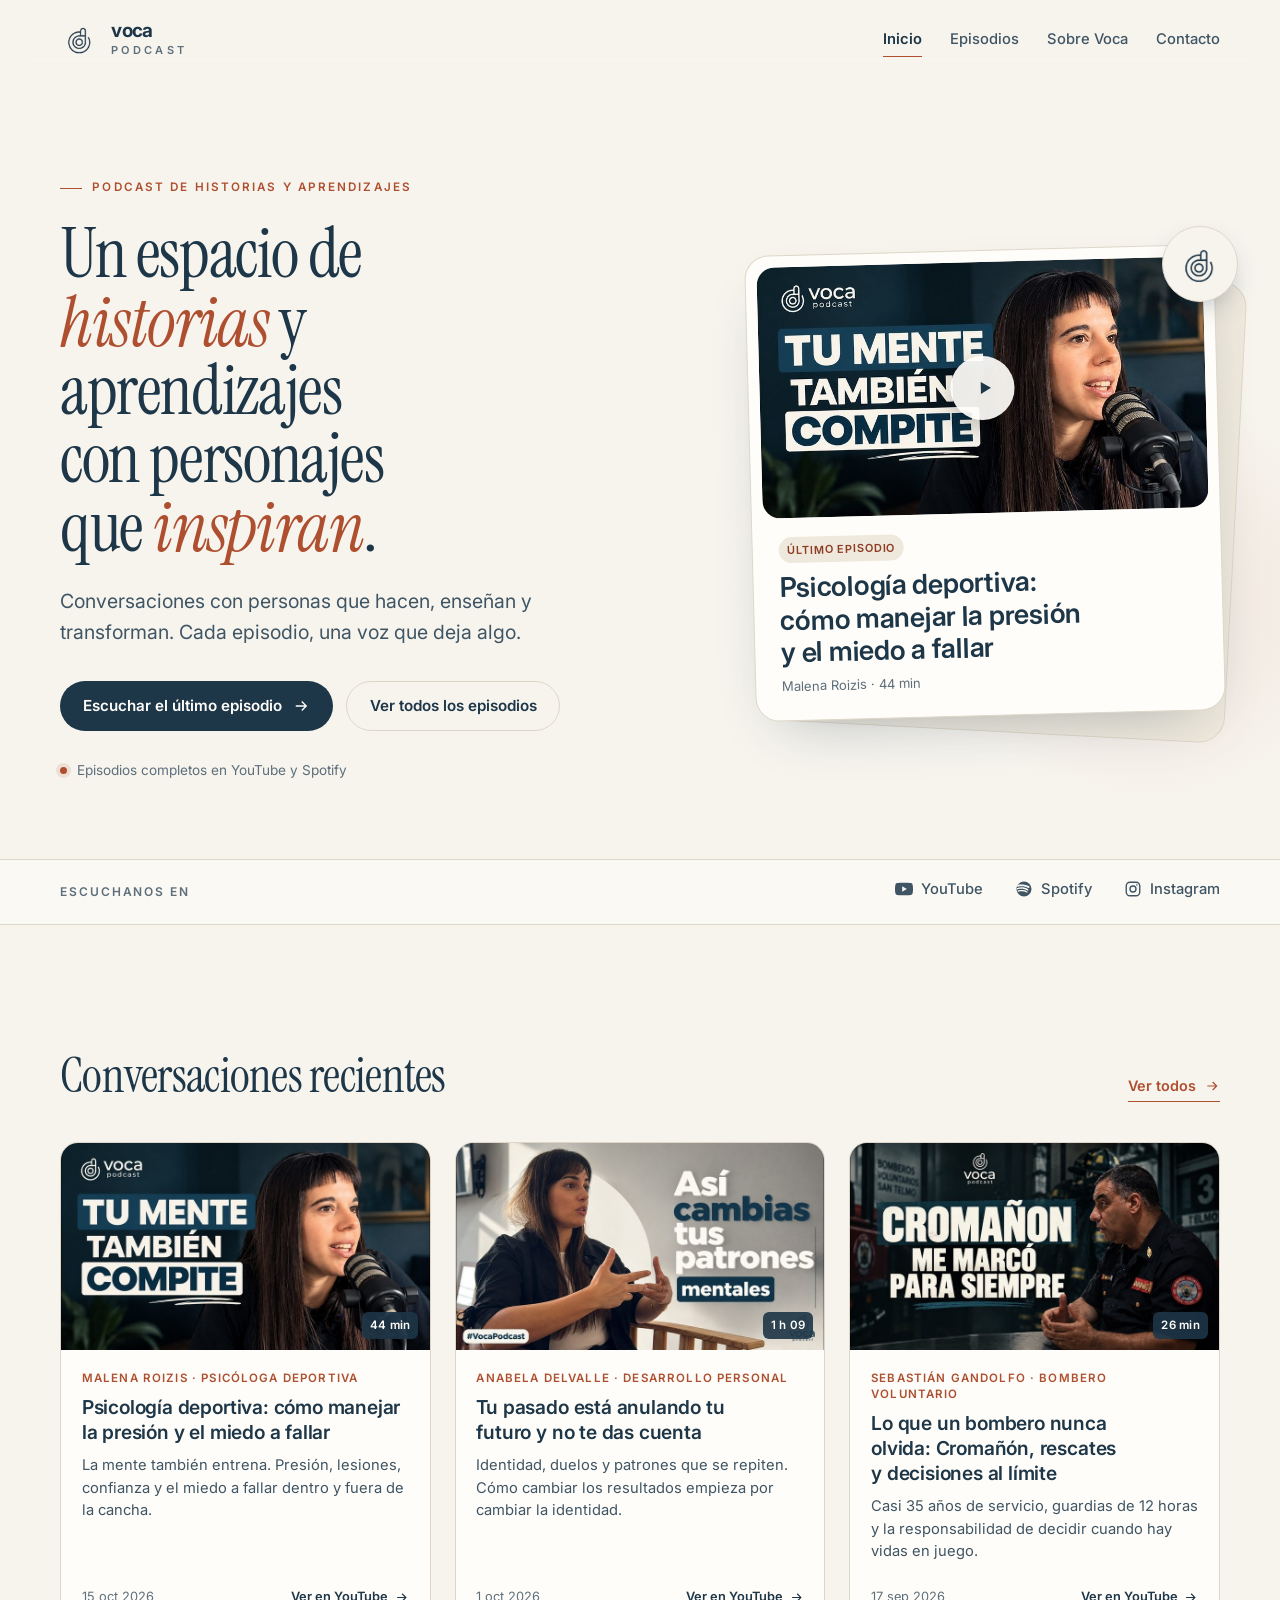
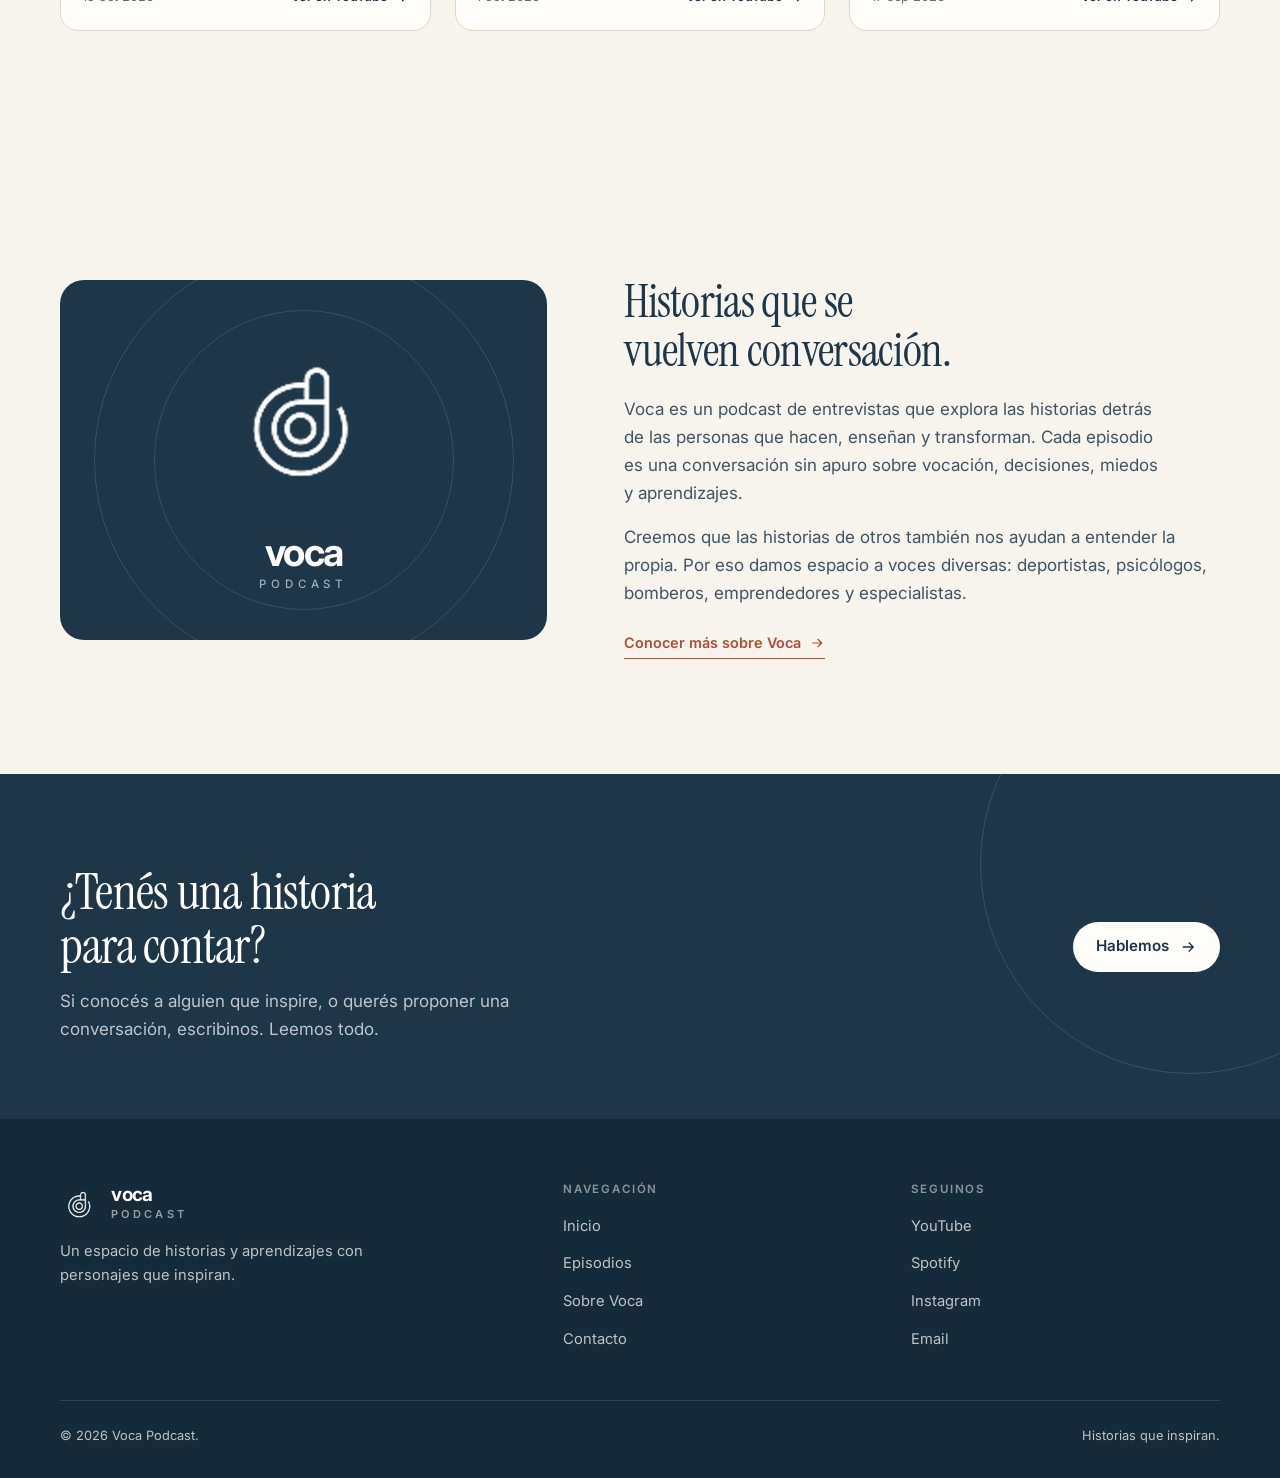
<file: index.html>
<!DOCTYPE html>
<html lang="es">
<head>
  <meta charset="utf-8">
  <meta name="viewport" content="width=device-width, initial-scale=1">
  <script>document.documentElement.classList.add('js');setTimeout(function(){if(!window.__vocaReady)document.querySelectorAll('.reveal').forEach(function(e){e.classList.add('is-visible')})},1500)</script>
  <title>Voca Podcast — Historias y aprendizajes que inspiran</title>
  <meta name="description" content="Voca Podcast es un espacio de conversaciones con personas que inspiran: deporte, psicología, salud, tecnología, oficios e historias de vida.">
  <meta name="theme-color" content="#f7f4ee">
  <link rel="icon" href="assets/img/favicon.png" type="image/png">
  <link rel="apple-touch-icon" href="assets/img/apple-touch-icon.png">
  <link rel="preconnect" href="https://fonts.googleapis.com">
  <link rel="preconnect" href="https://fonts.gstatic.com" crossorigin>
  <link href="https://fonts.googleapis.com/css2?family=Instrument+Serif:ital@0;1&family=Inter:wght@400;500;600;700&display=swap" rel="stylesheet">
  <link rel="stylesheet" href="assets/css/styles.css">
  <meta property="og:type" content="website">
  <meta property="og:site_name" content="Voca Podcast">
  <meta property="og:title" content="Voca Podcast — Historias y aprendizajes que inspiran">
  <meta property="og:description" content="Conversaciones con personas que hacen, enseñan y transforman.">
  <meta property="og:image" content="assets/img/ep-01.jpg">
  <meta name="twitter:card" content="summary_large_image">
  <script defer src="assets/js/main.js"></script>
</head>
<body>
  <a class="skip-link" href="#contenido">Saltar al contenido</a>

  <header class="site-header">
    <div class="container header-inner">
      <a class="brand" href="index.html" aria-label="Voca Podcast — Inicio">
        <img src="assets/img/mark-navy.png" alt="" width="256" height="256">
        <span class="brand-text">
          <span class="brand-name">voca</span>
          <span class="brand-sub">podcast</span>
        </span>
      </a>
      <nav class="nav" aria-label="Principal">
        <ul class="nav-links" id="menu">
          <li><a class="nav-link" href="index.html" aria-current="page">Inicio</a></li>
          <li><a class="nav-link" href="episodios.html">Episodios</a></li>
          <li><a class="nav-link" href="sobre.html">Sobre Voca</a></li>
          <li><a class="nav-link" href="contacto.html">Contacto</a></li>
        </ul>
        <button class="nav-toggle" type="button" aria-expanded="false" aria-controls="menu" aria-label="Abrir menú">
          <span></span>
          <span></span>
        </button>
      </nav>
    </div>
  </header>

  <main id="contenido">
    <section class="hero">
      <div class="container hero-grid">
        <div class="hero-copy">
          <p class="eyebrow reveal">Podcast de historias y aprendizajes</p>
          <h1 class="reveal" style="--d:80ms">Un espacio de <em>historias</em> y aprendizajes con personajes que <em>inspiran</em>.</h1>
          <p class="lead reveal" style="--d:160ms">Conversaciones con personas que hacen, enseñan y transforman. Cada episodio, una voz que deja algo.</p>
          <div class="hero-actions reveal" style="--d:240ms">
            <a class="btn btn--primary" href="https://www.youtube.com/watch?v=o9VzE3hEOlI" target="_blank" rel="noopener">
              Escuchar el último episodio
              <svg viewBox="0 0 24 24" fill="none" stroke="currentColor" stroke-width="1.8" aria-hidden="true"><path d="M5 12h14M13 6l6 6-6 6"/></svg>
            </a>
            <a class="btn btn--ghost" href="episodios.html">Ver todos los episodios</a>
          </div>
          <p class="hero-note reveal" style="--d:320ms">
            <span class="status-dot" aria-hidden="true"></span>
            Episodios completos en YouTube y Spotify
          </p>
        </div>

        <div class="hero-art reveal" style="--d:180ms">
          <a class="cover-card" href="https://www.youtube.com/watch?v=o9VzE3hEOlI" target="_blank" rel="noopener">
            <div class="cover-media">
              <img src="assets/img/ep-01.jpg" alt="Malena Roizis en el episodio de psicología deportiva de Voca Podcast" width="800" height="450" fetchpriority="high">
              <span class="play" aria-hidden="true">
                <svg viewBox="0 0 24 24"><path d="M8 5.5v13l11-6.5z" fill="currentColor"/></svg>
              </span>
            </div>
            <div class="cover-body">
              <span class="pill">Último episodio</span>
              <h2>Psicología deportiva: cómo manejar la presión y el miedo a fallar</h2>
              <p class="cover-meta">Malena Roizis · 44 min</p>
            </div>
          </a>
          <img class="hero-mark" src="assets/img/mark-navy.png" alt="" width="256" height="256" aria-hidden="true">
        </div>
      </div>
    </section>

    <section class="platforms" aria-label="Plataformas">
      <div class="container platforms-inner">
        <span class="platforms-label">Escuchanos en</span>
        <ul class="platform-list">
          <li>
            <a class="platform-link" href="https://www.youtube.com/@VocaPodcast" target="_blank" rel="noopener">
              <svg viewBox="0 0 24 24" fill="currentColor" aria-hidden="true"><path d="M23.5 6.2a3 3 0 0 0-2.1-2.1C19.5 3.6 12 3.6 12 3.6s-7.5 0-9.4.5A3 3 0 0 0 .5 6.2 31 31 0 0 0 0 12a31 31 0 0 0 .5 5.8 3 3 0 0 0 2.1 2.1c1.9.5 9.4.5 9.4.5s7.5 0 9.4-.5a3 3 0 0 0 2.1-2.1A31 31 0 0 0 24 12a31 31 0 0 0-.5-5.8ZM9.6 15.6V8.4L15.8 12l-6.2 3.6Z"/></svg>
              YouTube
            </a>
          </li>
          <li>
            <a class="platform-link" href="https://open.spotify.com/show/09rODcEqNacNmdcUKPB4Dq" target="_blank" rel="noopener">
              <svg viewBox="0 0 24 24" fill="currentColor" aria-hidden="true"><path d="M12 2a10 10 0 1 0 0 20 10 10 0 0 0 0-20Zm4.6 14.4a.8.8 0 0 1-1.1.3c-3-1.8-6.7-2.2-11.1-1.2a.8.8 0 1 1-.4-1.6c4.8-1.1 9-.6 12.3 1.4.4.2.5.7.3 1.1Zm1.2-2.8a1 1 0 0 1-1.3.3c-3.4-2.1-8.6-2.7-12.6-1.5a1 1 0 1 1-.6-1.9c4.6-1.4 10.3-.7 14.2 1.7.4.3.6.9.3 1.4Zm.1-2.9C14 8.3 7.7 8 4.4 9a1.2 1.2 0 1 1-.7-2.3c3.8-1.1 10.7-.8 15 1.7a1.2 1.2 0 0 1-1.2 2.1Z"/></svg>
              Spotify
            </a>
          </li>
          <li>
            <a class="platform-link" href="https://www.instagram.com/voca.podcast/" target="_blank" rel="noopener">
              <svg viewBox="0 0 24 24" fill="none" stroke="currentColor" stroke-width="1.8" aria-hidden="true"><rect x="3" y="3" width="18" height="18" rx="5"/><circle cx="12" cy="12" r="4"/><circle cx="17.2" cy="6.8" r="1" fill="currentColor" stroke="none"/></svg>
              Instagram
            </a>
          </li>
        </ul>
      </div>
    </section>

    <section class="section">
      <div class="container">
        <div class="section-head reveal">
          <div>
            <h2>Conversaciones recientes</h2>
          </div>
          <a class="link-arrow" href="episodios.html">
            Ver todos
            <svg viewBox="0 0 24 24" fill="none" stroke="currentColor" stroke-width="1.8" aria-hidden="true"><path d="M5 12h14M13 6l6 6-6 6"/></svg>
          </a>
        </div>

        <div class="episode-grid">
          <article class="episode-card reveal">
            <div class="episode-media">
              <img src="assets/img/ep-01.jpg" alt="Malena Roizis en el episodio de psicología deportiva" width="800" height="450" loading="lazy">
              <span class="episode-duration">44 min</span>
            </div>
            <div class="episode-body">
              <span class="episode-guest">Malena Roizis · Psicóloga deportiva</span>
              <h3 class="episode-title"><a href="https://www.youtube.com/watch?v=o9VzE3hEOlI" target="_blank" rel="noopener">Psicología deportiva: cómo manejar la presión y el miedo a fallar</a></h3>
              <p class="episode-desc">La mente también entrena. Presión, lesiones, confianza y el miedo a fallar dentro y fuera de la cancha.</p>
              <div class="episode-foot">
                <time datetime="2026-10-15">15 oct 2026</time>
                <a class="episode-link" href="https://www.youtube.com/watch?v=o9VzE3hEOlI" target="_blank" rel="noopener">
                  Ver en YouTube
                  <svg viewBox="0 0 24 24" fill="none" stroke="currentColor" stroke-width="1.8" aria-hidden="true"><path d="M5 12h14M13 6l6 6-6 6"/></svg>
                </a>
              </div>
            </div>
          </article>

          <article class="episode-card reveal" style="--d:100ms">
            <div class="episode-media">
              <img src="assets/img/ep-02.jpg" alt="Anabela Delvalle en el episodio sobre identidad y patrones mentales" width="800" height="450" loading="lazy">
              <span class="episode-duration">1 h 09</span>
            </div>
            <div class="episode-body">
              <span class="episode-guest">Anabela Delvalle · Desarrollo personal</span>
              <h3 class="episode-title"><a href="https://www.youtube.com/watch?v=ogQpRz-Z4nk" target="_blank" rel="noopener">Tu pasado está anulando tu futuro y no te das cuenta</a></h3>
              <p class="episode-desc">Identidad, duelos y patrones que se repiten. Cómo cambiar los resultados empieza por cambiar la identidad.</p>
              <div class="episode-foot">
                <time datetime="2026-10-01">1 oct 2026</time>
                <a class="episode-link" href="https://www.youtube.com/watch?v=ogQpRz-Z4nk" target="_blank" rel="noopener">
                  Ver en YouTube
                  <svg viewBox="0 0 24 24" fill="none" stroke="currentColor" stroke-width="1.8" aria-hidden="true"><path d="M5 12h14M13 6l6 6-6 6"/></svg>
                </a>
              </div>
            </div>
          </article>

          <article class="episode-card reveal" style="--d:200ms">
            <div class="episode-media">
              <img src="assets/img/ep-03.jpg" alt="Sebastián Gandolfo en el episodio sobre bomberos y Cromañón" width="800" height="450" loading="lazy">
              <span class="episode-duration">26 min</span>
            </div>
            <div class="episode-body">
              <span class="episode-guest">Sebastián Gandolfo · Bombero voluntario</span>
              <h3 class="episode-title"><a href="https://www.youtube.com/watch?v=fBofb-7Y5J4" target="_blank" rel="noopener">Lo que un bombero nunca olvida: Cromañón, rescates y decisiones al límite</a></h3>
              <p class="episode-desc">Casi 35 años de servicio, guardias de 12 horas y la responsabilidad de decidir cuando hay vidas en juego.</p>
              <div class="episode-foot">
                <time datetime="2026-09-17">17 sep 2026</time>
                <a class="episode-link" href="https://www.youtube.com/watch?v=fBofb-7Y5J4" target="_blank" rel="noopener">
                  Ver en YouTube
                  <svg viewBox="0 0 24 24" fill="none" stroke="currentColor" stroke-width="1.8" aria-hidden="true"><path d="M5 12h14M13 6l6 6-6 6"/></svg>
                </a>
              </div>
            </div>
          </article>
        </div>
      </div>
    </section>

    <section class="section">
      <div class="container split">
        <div class="logo-panel reveal" aria-hidden="true">
          <img src="assets/img/mark-white.png" alt="" width="256" height="256" loading="lazy">
          <p class="logo-panel-word">voca<span>podcast</span></p>
        </div>
        <div class="split-copy reveal" style="--d:120ms">
          <h2>Historias que se vuelven conversación.</h2>
          <p>Voca es un podcast de entrevistas que explora las historias detrás de las personas que hacen, enseñan y transforman. Cada episodio es una conversación sin apuro sobre vocación, decisiones, miedos y aprendizajes.</p>
          <p>Creemos que las historias de otros también nos ayudan a entender la propia. Por eso damos espacio a voces diversas: deportistas, psicólogos, bomberos, emprendedores y especialistas.</p>
          <a class="link-arrow" href="sobre.html">
            Conocer más sobre Voca
            <svg viewBox="0 0 24 24" fill="none" stroke="currentColor" stroke-width="1.8" aria-hidden="true"><path d="M5 12h14M13 6l6 6-6 6"/></svg>
          </a>
        </div>
      </div>
    </section>

    <section class="cta-band">
      <div class="container cta-inner">
        <div class="reveal">
          <h2>¿Tenés una historia para contar?</h2>
          <p>Si conocés a alguien que inspire, o querés proponer una conversación, escribinos. Leemos todo.</p>
        </div>
        <a class="btn btn--light reveal" style="--d:120ms" href="contacto.html">
          Hablemos
          <svg viewBox="0 0 24 24" fill="none" stroke="currentColor" stroke-width="1.8" aria-hidden="true"><path d="M5 12h14M13 6l6 6-6 6"/></svg>
        </a>
      </div>
    </section>
  </main>

  <footer class="site-footer">
    <div class="container">
      <div class="footer-grid">
        <div class="footer-brand">
          <a class="brand brand--light" href="index.html" aria-label="Voca Podcast — Inicio">
            <img src="assets/img/mark-white.png" alt="" width="256" height="256">
            <span class="brand-text">
              <span class="brand-name">voca</span>
              <span class="brand-sub">podcast</span>
            </span>
          </a>
          <p>Un espacio de historias y aprendizajes con personajes que inspiran.</p>
        </div>
        <div class="footer-col">
          <h3>Navegación</h3>
          <ul>
            <li><a href="index.html">Inicio</a></li>
            <li><a href="episodios.html">Episodios</a></li>
            <li><a href="sobre.html">Sobre Voca</a></li>
            <li><a href="contacto.html">Contacto</a></li>
          </ul>
        </div>
        <div class="footer-col">
          <h3>Seguinos</h3>
          <ul>
            <li><a href="https://www.youtube.com/@VocaPodcast" target="_blank" rel="noopener">YouTube</a></li>
            <li><a href="https://open.spotify.com/show/09rODcEqNacNmdcUKPB4Dq" target="_blank" rel="noopener">Spotify</a></li>
            <li><a href="https://www.instagram.com/voca.podcast/" target="_blank" rel="noopener">Instagram</a></li>
            <li><a href="mailto:maximosarmiento2004@gmail.com">Email</a></li>
          </ul>
        </div>
      </div>
      <div class="footer-bottom">
        <p>© <span data-year>2026</span> Voca Podcast.</p>
        <p>Historias que inspiran.</p>
      </div>
    </div>
  </footer>
</body>
</html>
</file>
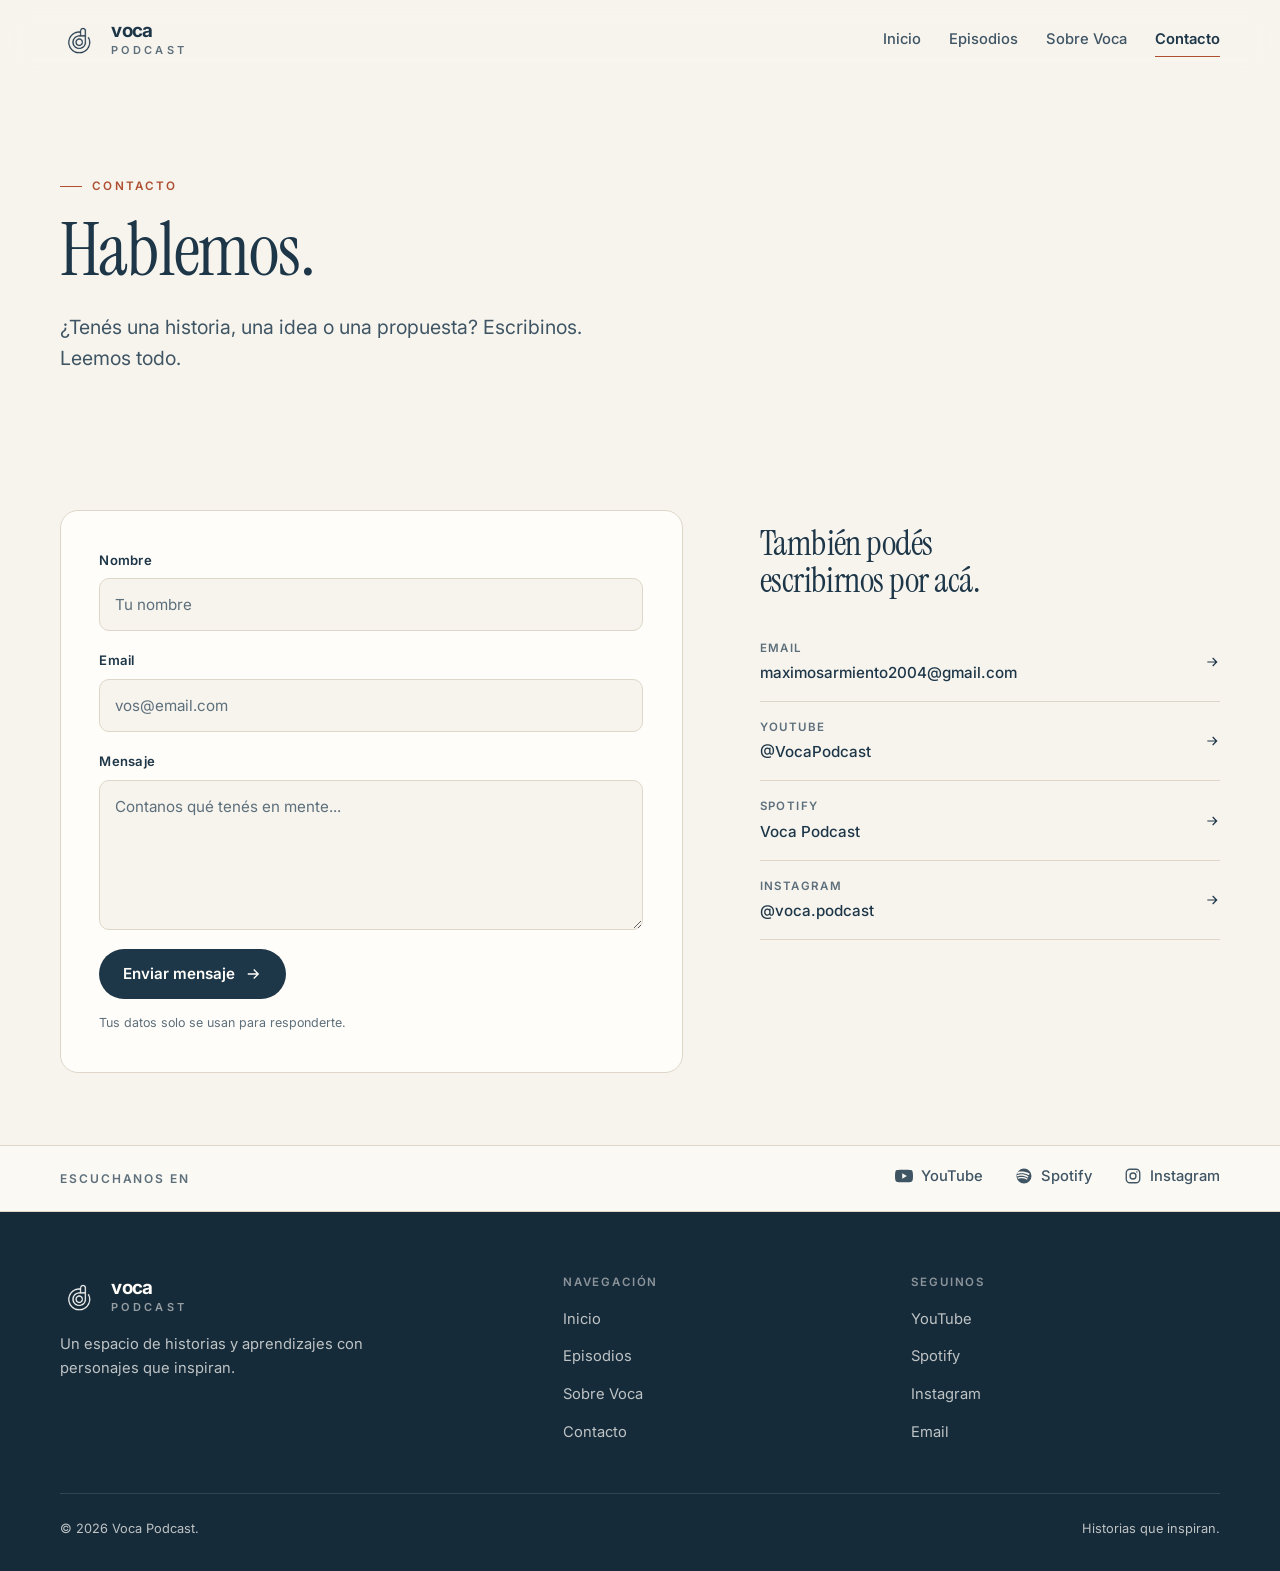
<file: contacto.html>
<!DOCTYPE html>
<html lang="es">
<head>
  <meta charset="utf-8">
  <meta name="viewport" content="width=device-width, initial-scale=1">
  <script>document.documentElement.classList.add('js');setTimeout(function(){if(!window.__vocaReady)document.querySelectorAll('.reveal').forEach(function(e){e.classList.add('is-visible')})},1500)</script>
  <title>Contacto — Voca Podcast</title>
  <meta name="description" content="Escribinos a Voca Podcast: historias, ideas, propuestas o colaboraciones. Leemos todo.">
  <meta name="theme-color" content="#f7f4ee">
  <link rel="icon" href="assets/img/favicon.png" type="image/png">
  <link rel="apple-touch-icon" href="assets/img/apple-touch-icon.png">
  <link rel="preconnect" href="https://fonts.googleapis.com">
  <link rel="preconnect" href="https://fonts.gstatic.com" crossorigin>
  <link href="https://fonts.googleapis.com/css2?family=Instrument+Serif:ital@0;1&family=Inter:wght@400;500;600;700&display=swap" rel="stylesheet">
  <link rel="stylesheet" href="assets/css/styles.css">
  <meta property="og:type" content="website">
  <meta property="og:site_name" content="Voca Podcast">
  <meta property="og:title" content="Contacto — Voca Podcast">
  <meta property="og:description" content="¿Tenés una historia, una idea o una propuesta? Escribinos.">
  <meta property="og:image" content="assets/img/ep-01.jpg">
  <meta name="twitter:card" content="summary_large_image">
  <script defer src="assets/js/main.js"></script>
</head>
<body>
  <a class="skip-link" href="#contenido">Saltar al contenido</a>

  <header class="site-header">
    <div class="container header-inner">
      <a class="brand" href="index.html" aria-label="Voca Podcast — Inicio">
        <img src="assets/img/mark-navy.png" alt="" width="256" height="256">
        <span class="brand-text">
          <span class="brand-name">voca</span>
          <span class="brand-sub">podcast</span>
        </span>
      </a>
      <nav class="nav" aria-label="Principal">
        <ul class="nav-links" id="menu">
          <li><a class="nav-link" href="index.html">Inicio</a></li>
          <li><a class="nav-link" href="episodios.html">Episodios</a></li>
          <li><a class="nav-link" href="sobre.html">Sobre Voca</a></li>
          <li><a class="nav-link" href="contacto.html" aria-current="page">Contacto</a></li>
        </ul>
        <button class="nav-toggle" type="button" aria-expanded="false" aria-controls="menu" aria-label="Abrir menú">
          <span></span>
          <span></span>
        </button>
      </nav>
    </div>
  </header>

  <main id="contenido">
    <section class="page-hero">
      <div class="container">
        <p class="eyebrow reveal">Contacto</p>
        <h1 class="reveal" style="--d:80ms">Hablemos.</h1>
        <p class="lead reveal" style="--d:160ms">¿Tenés una historia, una idea o una propuesta? Escribinos. Leemos todo.</p>
      </div>
    </section>

    <section class="section section--tight">
      <div class="container contact-grid">
        <form class="contact-form form-card reveal" action="https://formspree.io/f/TU_ID" method="POST">
          <div class="field">
            <label for="nombre">Nombre</label>
            <input id="nombre" name="nombre" type="text" autocomplete="name" placeholder="Tu nombre" required>
          </div>
          <div class="field">
            <label for="email">Email</label>
            <input id="email" name="email" type="email" autocomplete="email" placeholder="vos@email.com" required>
          </div>
          <div class="field">
            <label for="mensaje">Mensaje</label>
            <textarea id="mensaje" name="mensaje" placeholder="Contanos qué tenés en mente..." required></textarea>
          </div>
          <input class="hp" type="text" name="_gotcha" tabindex="-1" autocomplete="off" aria-hidden="true">
          <input type="hidden" name="_subject" value="Nuevo mensaje desde Voca Podcast">
          <button class="btn btn--primary" type="submit">
            Enviar mensaje
            <svg viewBox="0 0 24 24" fill="none" stroke="currentColor" stroke-width="1.8" aria-hidden="true"><path d="M5 12h14M13 6l6 6-6 6"/></svg>
          </button>
          <p class="form-note" role="alert" hidden>El formulario todavía no está conectado. Mientras tanto, escribinos a <a href="mailto:maximosarmiento2004@gmail.com">maximosarmiento2004@gmail.com</a>.</p>
          <p class="form-privacy">Tus datos solo se usan para responderte.</p>
        </form>

        <aside class="contact-aside reveal" style="--d:120ms">
          <h2>También podés escribirnos por acá.</h2>
          <ul class="contact-list">
            <li>
              <a class="contact-item" href="mailto:maximosarmiento2004@gmail.com">
                <span class="contact-item-text">
                  <span class="contact-item-label">Email</span>
                  <span class="contact-item-value">maximosarmiento2004@gmail.com</span>
                </span>
                <svg viewBox="0 0 24 24" fill="none" stroke="currentColor" stroke-width="1.8" aria-hidden="true"><path d="M5 12h14M13 6l6 6-6 6"/></svg>
              </a>
            </li>
            <li>
              <a class="contact-item" href="https://www.youtube.com/@VocaPodcast" target="_blank" rel="noopener">
                <span class="contact-item-text">
                  <span class="contact-item-label">YouTube</span>
                  <span class="contact-item-value">@VocaPodcast</span>
                </span>
                <svg viewBox="0 0 24 24" fill="none" stroke="currentColor" stroke-width="1.8" aria-hidden="true"><path d="M5 12h14M13 6l6 6-6 6"/></svg>
              </a>
            </li>
            <li>
              <a class="contact-item" href="https://open.spotify.com/show/09rODcEqNacNmdcUKPB4Dq" target="_blank" rel="noopener">
                <span class="contact-item-text">
                  <span class="contact-item-label">Spotify</span>
                  <span class="contact-item-value">Voca Podcast</span>
                </span>
                <svg viewBox="0 0 24 24" fill="none" stroke="currentColor" stroke-width="1.8" aria-hidden="true"><path d="M5 12h14M13 6l6 6-6 6"/></svg>
              </a>
            </li>
            <li>
              <a class="contact-item" href="https://www.instagram.com/voca.podcast/" target="_blank" rel="noopener">
                <span class="contact-item-text">
                  <span class="contact-item-label">Instagram</span>
                  <span class="contact-item-value">@voca.podcast</span>
                </span>
                <svg viewBox="0 0 24 24" fill="none" stroke="currentColor" stroke-width="1.8" aria-hidden="true"><path d="M5 12h14M13 6l6 6-6 6"/></svg>
              </a>
            </li>
          </ul>
        </aside>
      </div>
    </section>
  </main>

    <section class="platforms" aria-label="Plataformas">
      <div class="container platforms-inner">
        <span class="platforms-label">Escuchanos en</span>
        <ul class="platform-list">
          <li>
            <a class="platform-link" href="https://www.youtube.com/@VocaPodcast" target="_blank" rel="noopener">
              <svg viewBox="0 0 24 24" fill="currentColor" aria-hidden="true"><path d="M23.5 6.2a3 3 0 0 0-2.1-2.1C19.5 3.6 12 3.6 12 3.6s-7.5 0-9.4.5A3 3 0 0 0 .5 6.2 31 31 0 0 0 0 12a31 31 0 0 0 .5 5.8 3 3 0 0 0 2.1 2.1c1.9.5 9.4.5 9.4.5s7.5 0 9.4-.5a3 3 0 0 0 2.1-2.1A31 31 0 0 0 24 12a31 31 0 0 0-.5-5.8ZM9.6 15.6V8.4L15.8 12l-6.2 3.6Z"/></svg>
              YouTube
            </a>
          </li>
          <li>
            <a class="platform-link" href="https://open.spotify.com/show/09rODcEqNacNmdcUKPB4Dq" target="_blank" rel="noopener">
              <svg viewBox="0 0 24 24" fill="currentColor" aria-hidden="true"><path d="M12 2a10 10 0 1 0 0 20 10 10 0 0 0 0-20Zm4.6 14.4a.8.8 0 0 1-1.1.3c-3-1.8-6.7-2.2-11.1-1.2a.8.8 0 1 1-.4-1.6c4.8-1.1 9-.6 12.3 1.4.4.2.5.7.3 1.1Zm1.2-2.8a1 1 0 0 1-1.3.3c-3.4-2.1-8.6-2.7-12.6-1.5a1 1 0 1 1-.6-1.9c4.6-1.4 10.3-.7 14.2 1.7.4.3.6.9.3 1.4Zm.1-2.9C14 8.3 7.7 8 4.4 9a1.2 1.2 0 1 1-.7-2.3c3.8-1.1 10.7-.8 15 1.7a1.2 1.2 0 1 1-1.2 2.1Z"/></svg>
              Spotify
            </a>
          </li>
          <li>
            <a class="platform-link" href="https://www.instagram.com/voca.podcast/" target="_blank" rel="noopener">
              <svg viewBox="0 0 24 24" fill="none" stroke="currentColor" stroke-width="1.8" aria-hidden="true"><rect x="3" y="3" width="18" height="18" rx="5"/><circle cx="12" cy="12" r="4"/><circle cx="17.2" cy="6.8" r="1" fill="currentColor" stroke="none"/></svg>
              Instagram
            </a>
          </li>
        </ul>
      </div>
    </section>

  <footer class="site-footer">
    <div class="container">
      <div class="footer-grid">
        <div class="footer-brand">
          <a class="brand brand--light" href="index.html" aria-label="Voca Podcast — Inicio">
            <img src="assets/img/mark-white.png" alt="" width="256" height="256">
            <span class="brand-text">
              <span class="brand-name">voca</span>
              <span class="brand-sub">podcast</span>
            </span>
          </a>
          <p>Un espacio de historias y aprendizajes con personajes que inspiran.</p>
        </div>
        <div class="footer-col">
          <h3>Navegación</h3>
          <ul>
            <li><a href="index.html">Inicio</a></li>
            <li><a href="episodios.html">Episodios</a></li>
            <li><a href="sobre.html">Sobre Voca</a></li>
            <li><a href="contacto.html">Contacto</a></li>
          </ul>
        </div>
        <div class="footer-col">
          <h3>Seguinos</h3>
          <ul>
            <li><a href="https://www.youtube.com/@VocaPodcast" target="_blank" rel="noopener">YouTube</a></li>
            <li><a href="https://open.spotify.com/show/09rODcEqNacNmdcUKPB4Dq" target="_blank" rel="noopener">Spotify</a></li>
            <li><a href="https://www.instagram.com/voca.podcast/" target="_blank" rel="noopener">Instagram</a></li>
            <li><a href="mailto:maximosarmiento2004@gmail.com">Email</a></li>
          </ul>
        </div>
      </div>
      <div class="footer-bottom">
        <p>© <span data-year>2026</span> Voca Podcast.</p>
        <p>Historias que inspiran.</p>
      </div>
    </div>
  </footer>
</body>
</html>
</file>
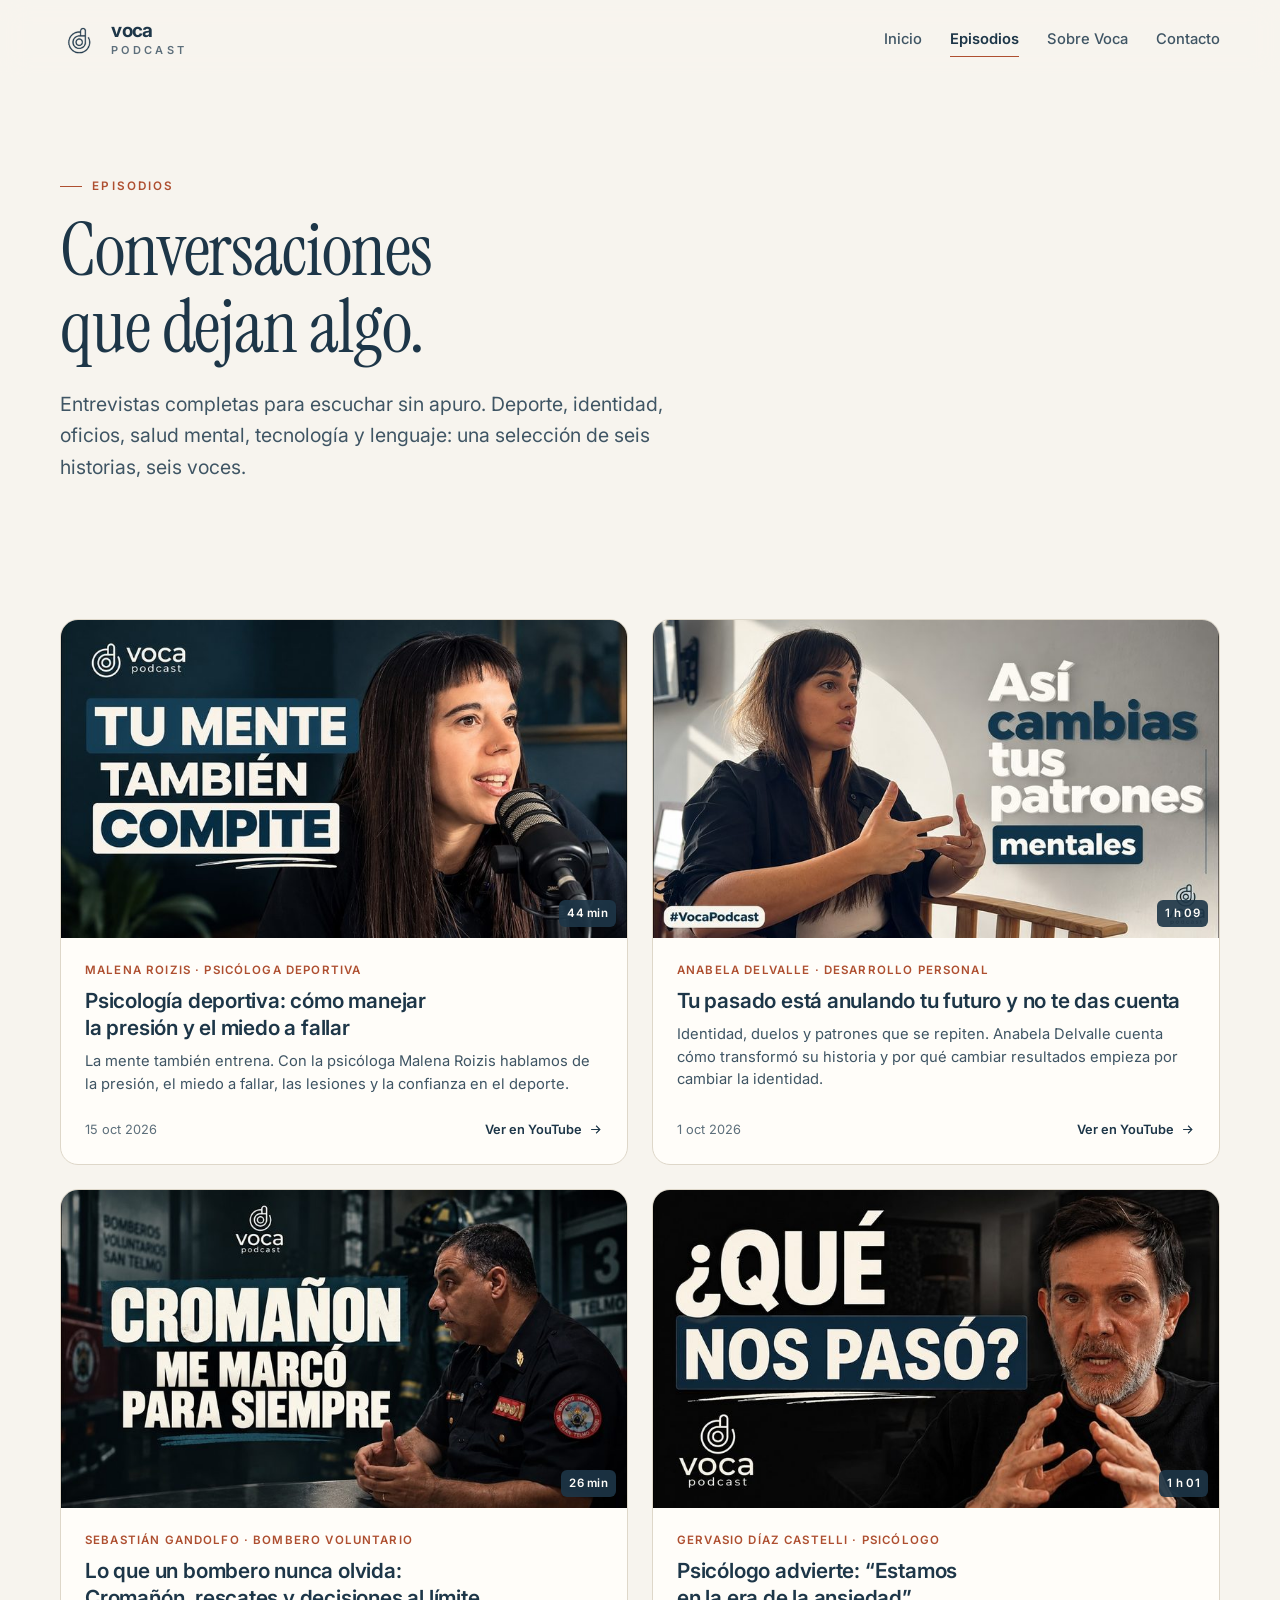
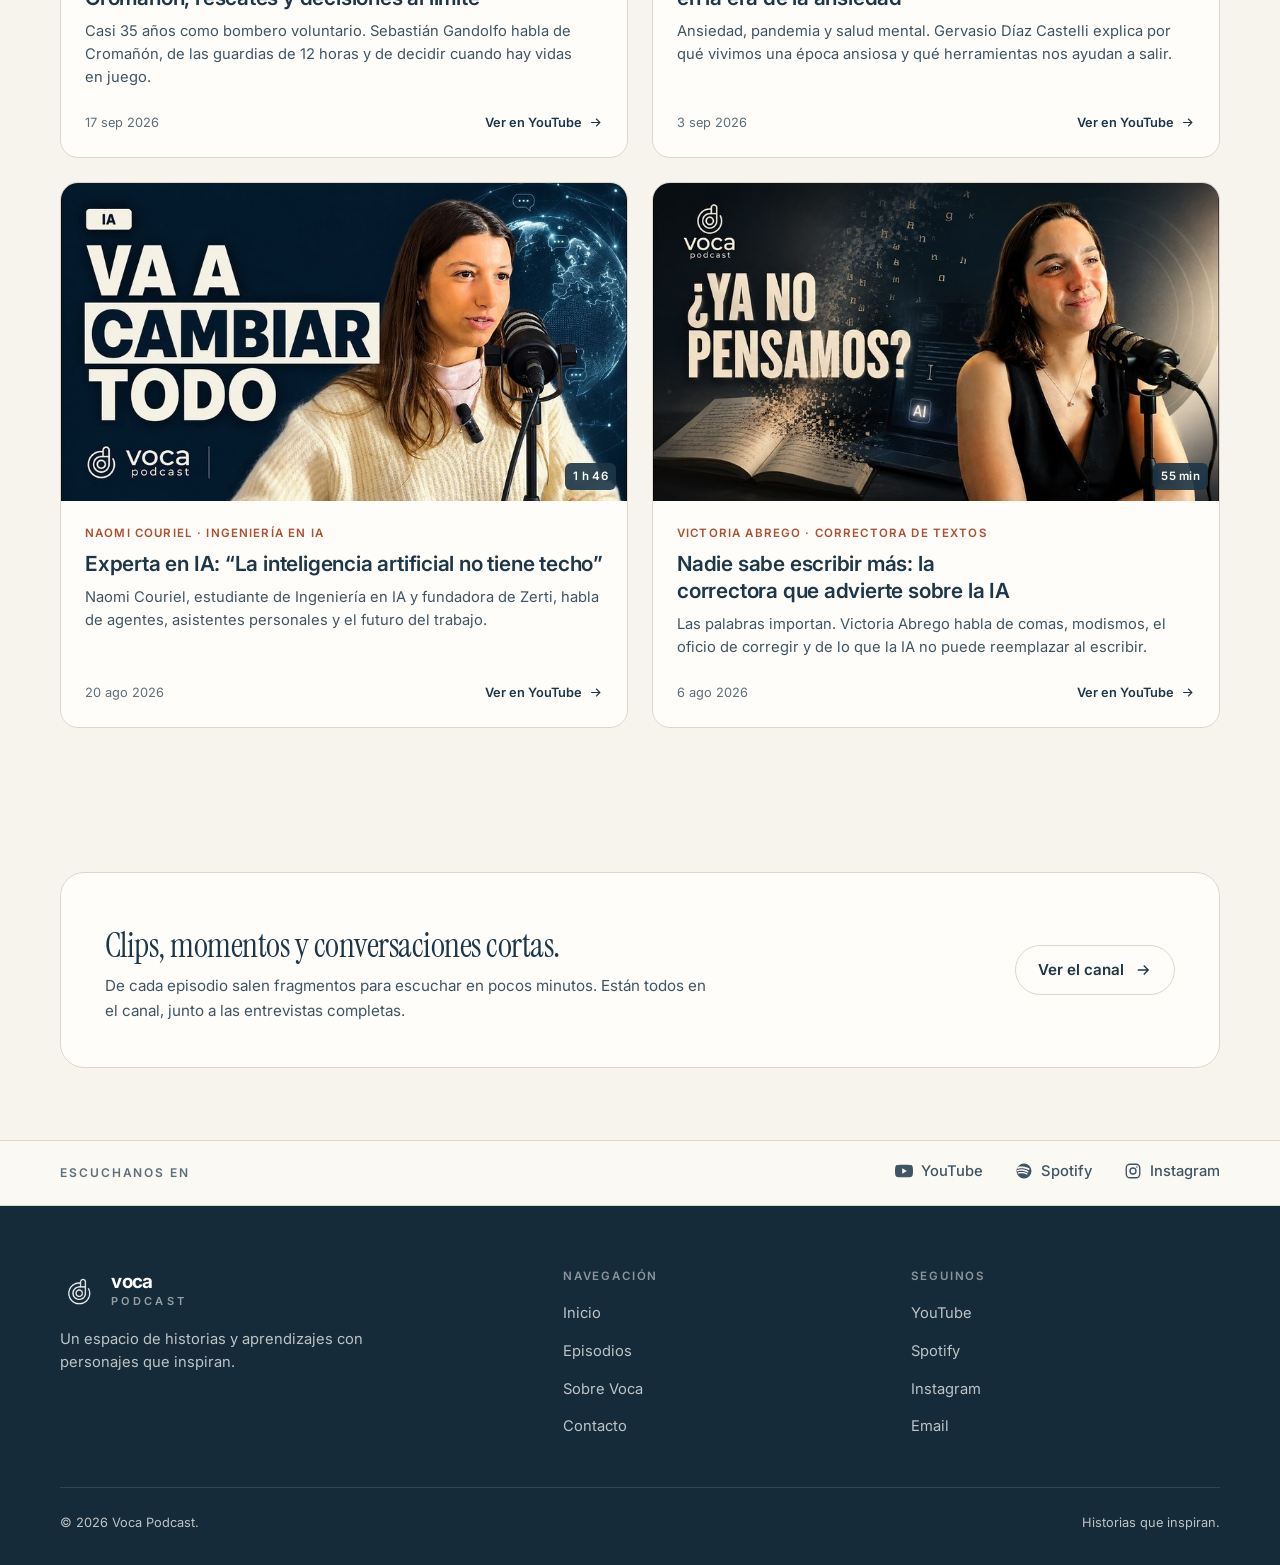
<file: episodios.html>
<!DOCTYPE html>
<html lang="es">
<head>
  <meta charset="utf-8">
  <meta name="viewport" content="width=device-width, initial-scale=1">
  <script>document.documentElement.classList.add('js');setTimeout(function(){if(!window.__vocaReady)document.querySelectorAll('.reveal').forEach(function(e){e.classList.add('is-visible')})},1500)</script>
  <title>Episodios — Voca Podcast</title>
  <meta name="description" content="Todos los episodios de Voca Podcast: entrevistas sobre deporte, psicología, salud, tecnología, oficios y lenguaje.">
  <meta name="theme-color" content="#f7f4ee">
  <link rel="icon" href="assets/img/favicon.png" type="image/png">
  <link rel="apple-touch-icon" href="assets/img/apple-touch-icon.png">
  <link rel="preconnect" href="https://fonts.googleapis.com">
  <link rel="preconnect" href="https://fonts.gstatic.com" crossorigin>
  <link href="https://fonts.googleapis.com/css2?family=Instrument+Serif:ital@0;1&family=Inter:wght@400;500;600;700&display=swap" rel="stylesheet">
  <link rel="stylesheet" href="assets/css/styles.css">
  <meta property="og:type" content="website">
  <meta property="og:site_name" content="Voca Podcast">
  <meta property="og:title" content="Episodios — Voca Podcast">
  <meta property="og:description" content="Conversaciones completas con personas que hacen, enseñan y transforman.">
  <meta property="og:image" content="assets/img/ep-01.jpg">
  <meta name="twitter:card" content="summary_large_image">
  <script defer src="assets/js/main.js"></script>
</head>
<body>
  <a class="skip-link" href="#contenido">Saltar al contenido</a>

  <header class="site-header">
    <div class="container header-inner">
      <a class="brand" href="index.html" aria-label="Voca Podcast — Inicio">
        <img src="assets/img/mark-navy.png" alt="" width="256" height="256">
        <span class="brand-text">
          <span class="brand-name">voca</span>
          <span class="brand-sub">podcast</span>
        </span>
      </a>
      <nav class="nav" aria-label="Principal">
        <ul class="nav-links" id="menu">
          <li><a class="nav-link" href="index.html">Inicio</a></li>
          <li><a class="nav-link" href="episodios.html" aria-current="page">Episodios</a></li>
          <li><a class="nav-link" href="sobre.html">Sobre Voca</a></li>
          <li><a class="nav-link" href="contacto.html">Contacto</a></li>
        </ul>
        <button class="nav-toggle" type="button" aria-expanded="false" aria-controls="menu" aria-label="Abrir menú">
          <span></span>
          <span></span>
        </button>
      </nav>
    </div>
  </header>

  <main id="contenido">
    <section class="page-hero">
      <div class="container">
        <p class="eyebrow reveal">Episodios</p>
        <h1 class="reveal" style="--d:80ms">Conversaciones que dejan algo.</h1>
        <p class="lead reveal" style="--d:160ms">Entrevistas completas para escuchar sin apuro. Deporte, identidad, oficios, salud mental, tecnología y lenguaje: una selección de seis historias, seis voces.</p>
      </div>
    </section>

    <section class="section section--tight">
      <div class="container">
        <div class="episode-grid episode-grid--wide">
          <article class="episode-card reveal">
            <div class="episode-media">
              <img src="assets/img/ep-01.jpg" alt="Malena Roizis en el episodio de psicología deportiva" width="800" height="450">
              <span class="episode-duration">44 min</span>
            </div>
            <div class="episode-body">
              <span class="episode-guest">Malena Roizis · Psicóloga deportiva</span>
              <h2 class="episode-title"><a href="https://www.youtube.com/watch?v=o9VzE3hEOlI" target="_blank" rel="noopener">Psicología deportiva: cómo manejar la presión y el miedo a fallar</a></h2>
              <p class="episode-desc">La mente también entrena. Con la psicóloga Malena Roizis hablamos de la presión, el miedo a fallar, las lesiones y la confianza en el deporte.</p>
              <div class="episode-foot">
                <time datetime="2026-10-15">15 oct 2026</time>
                <a class="episode-link" href="https://www.youtube.com/watch?v=o9VzE3hEOlI" target="_blank" rel="noopener">
                  Ver en YouTube
                  <svg viewBox="0 0 24 24" fill="none" stroke="currentColor" stroke-width="1.8" aria-hidden="true"><path d="M5 12h14M13 6l6 6-6 6"/></svg>
                </a>
              </div>
            </div>
          </article>

          <article class="episode-card reveal" style="--d:100ms">
            <div class="episode-media">
              <img src="assets/img/ep-02.jpg" alt="Anabela Delvalle en el episodio sobre identidad y patrones mentales" width="800" height="450">
              <span class="episode-duration">1 h 09</span>
            </div>
            <div class="episode-body">
              <span class="episode-guest">Anabela Delvalle · Desarrollo personal</span>
              <h2 class="episode-title"><a href="https://www.youtube.com/watch?v=ogQpRz-Z4nk" target="_blank" rel="noopener">Tu pasado está anulando tu futuro y no te das cuenta</a></h2>
              <p class="episode-desc">Identidad, duelos y patrones que se repiten. Anabela Delvalle cuenta cómo transformó su historia y por qué cambiar resultados empieza por cambiar la identidad.</p>
              <div class="episode-foot">
                <time datetime="2026-10-01">1 oct 2026</time>
                <a class="episode-link" href="https://www.youtube.com/watch?v=ogQpRz-Z4nk" target="_blank" rel="noopener">
                  Ver en YouTube
                  <svg viewBox="0 0 24 24" fill="none" stroke="currentColor" stroke-width="1.8" aria-hidden="true"><path d="M5 12h14M13 6l6 6-6 6"/></svg>
                </a>
              </div>
            </div>
          </article>

          <article class="episode-card reveal">
            <div class="episode-media">
              <img src="assets/img/ep-03.jpg" alt="Sebastián Gandolfo en el episodio sobre bomberos y Cromañón" width="800" height="450" loading="lazy">
              <span class="episode-duration">26 min</span>
            </div>
            <div class="episode-body">
              <span class="episode-guest">Sebastián Gandolfo · Bombero voluntario</span>
              <h2 class="episode-title"><a href="https://www.youtube.com/watch?v=fBofb-7Y5J4" target="_blank" rel="noopener">Lo que un bombero nunca olvida: Cromañón, rescates y decisiones al límite</a></h2>
              <p class="episode-desc">Casi 35 años como bombero voluntario. Sebastián Gandolfo habla de Cromañón, de las guardias de 12 horas y de decidir cuando hay vidas en juego.</p>
              <div class="episode-foot">
                <time datetime="2026-09-17">17 sep 2026</time>
                <a class="episode-link" href="https://www.youtube.com/watch?v=fBofb-7Y5J4" target="_blank" rel="noopener">
                  Ver en YouTube
                  <svg viewBox="0 0 24 24" fill="none" stroke="currentColor" stroke-width="1.8" aria-hidden="true"><path d="M5 12h14M13 6l6 6-6 6"/></svg>
                </a>
              </div>
            </div>
          </article>

          <article class="episode-card reveal" style="--d:100ms">
            <div class="episode-media">
              <img src="assets/img/ep-04.jpg" alt="Gervasio Díaz Castelli en el episodio sobre ansiedad y salud mental" width="800" height="450" loading="lazy">
              <span class="episode-duration">1 h 01</span>
            </div>
            <div class="episode-body">
              <span class="episode-guest">Gervasio Díaz Castelli · Psicólogo</span>
              <h2 class="episode-title"><a href="https://www.youtube.com/watch?v=gYXhUStdr8s" target="_blank" rel="noopener">Psicólogo advierte: “Estamos en la era de la ansiedad”</a></h2>
              <p class="episode-desc">Ansiedad, pandemia y salud mental. Gervasio Díaz Castelli explica por qué vivimos una época ansiosa y qué herramientas nos ayudan a salir.</p>
              <div class="episode-foot">
                <time datetime="2026-09-03">3 sep 2026</time>
                <a class="episode-link" href="https://www.youtube.com/watch?v=gYXhUStdr8s" target="_blank" rel="noopener">
                  Ver en YouTube
                  <svg viewBox="0 0 24 24" fill="none" stroke="currentColor" stroke-width="1.8" aria-hidden="true"><path d="M5 12h14M13 6l6 6-6 6"/></svg>
                </a>
              </div>
            </div>
          </article>

          <article class="episode-card reveal">
            <div class="episode-media">
              <img src="assets/img/ep-05.jpg" alt="Naomi Couriel en el episodio sobre inteligencia artificial" width="800" height="450" loading="lazy">
              <span class="episode-duration">1 h 46</span>
            </div>
            <div class="episode-body">
              <span class="episode-guest">Naomi Couriel · Ingeniería en IA</span>
              <h2 class="episode-title"><a href="https://www.youtube.com/watch?v=temj9iWIPxY" target="_blank" rel="noopener">Experta en IA: “La inteligencia artificial no tiene techo”</a></h2>
              <p class="episode-desc">Naomi Couriel, estudiante de Ingeniería en IA y fundadora de Zerti, habla de agentes, asistentes personales y el futuro del trabajo.</p>
              <div class="episode-foot">
                <time datetime="2026-08-20">20 ago 2026</time>
                <a class="episode-link" href="https://www.youtube.com/watch?v=temj9iWIPxY" target="_blank" rel="noopener">
                  Ver en YouTube
                  <svg viewBox="0 0 24 24" fill="none" stroke="currentColor" stroke-width="1.8" aria-hidden="true"><path d="M5 12h14M13 6l6 6-6 6"/></svg>
                </a>
              </div>
            </div>
          </article>

          <article class="episode-card reveal" style="--d:100ms">
            <div class="episode-media">
              <img src="assets/img/ep-06.jpg" alt="Victoria Abrego en el episodio sobre escritura y corrección de textos" width="800" height="450" loading="lazy">
              <span class="episode-duration">55 min</span>
            </div>
            <div class="episode-body">
              <span class="episode-guest">Victoria Abrego · Correctora de textos</span>
              <h2 class="episode-title"><a href="https://www.youtube.com/watch?v=oRKQPqlt6_M" target="_blank" rel="noopener">Nadie sabe escribir más: la correctora que advierte sobre la IA</a></h2>
              <p class="episode-desc">Las palabras importan. Victoria Abrego habla de comas, modismos, el oficio de corregir y de lo que la IA no puede reemplazar al escribir.</p>
              <div class="episode-foot">
                <time datetime="2026-08-06">6 ago 2026</time>
                <a class="episode-link" href="https://www.youtube.com/watch?v=oRKQPqlt6_M" target="_blank" rel="noopener">
                  Ver en YouTube
                  <svg viewBox="0 0 24 24" fill="none" stroke="currentColor" stroke-width="1.8" aria-hidden="true"><path d="M5 12h14M13 6l6 6-6 6"/></svg>
                </a>
              </div>
            </div>
          </article>
        </div>
      </div>
    </section>

    <section class="section section--tight">
      <div class="container">
        <div class="clips-band reveal">
          <div>
            <h2>Clips, momentos y conversaciones cortas.</h2>
            <p>De cada episodio salen fragmentos para escuchar en pocos minutos. Están todos en el canal, junto a las entrevistas completas.</p>
          </div>
          <a class="btn btn--ghost" href="https://www.youtube.com/@VocaPodcast" target="_blank" rel="noopener">
            Ver el canal
            <svg viewBox="0 0 24 24" fill="none" stroke="currentColor" stroke-width="1.8" aria-hidden="true"><path d="M5 12h14M13 6l6 6-6 6"/></svg>
          </a>
        </div>
      </div>
    </section>
  </main>

    <section class="platforms" aria-label="Plataformas">
      <div class="container platforms-inner">
        <span class="platforms-label">Escuchanos en</span>
        <ul class="platform-list">
          <li>
            <a class="platform-link" href="https://www.youtube.com/@VocaPodcast" target="_blank" rel="noopener">
              <svg viewBox="0 0 24 24" fill="currentColor" aria-hidden="true"><path d="M23.5 6.2a3 3 0 0 0-2.1-2.1C19.5 3.6 12 3.6 12 3.6s-7.5 0-9.4.5A3 3 0 0 0 .5 6.2 31 31 0 0 0 0 12a31 31 0 0 0 .5 5.8 3 3 0 0 0 2.1 2.1c1.9.5 9.4.5 9.4.5s7.5 0 9.4-.5a3 3 0 0 0 2.1-2.1A31 31 0 0 0 24 12a31 31 0 0 0-.5-5.8ZM9.6 15.6V8.4L15.8 12l-6.2 3.6Z"/></svg>
              YouTube
            </a>
          </li>
          <li>
            <a class="platform-link" href="https://open.spotify.com/show/09rODcEqNacNmdcUKPB4Dq" target="_blank" rel="noopener">
              <svg viewBox="0 0 24 24" fill="currentColor" aria-hidden="true"><path d="M12 2a10 10 0 1 0 0 20 10 10 0 0 0 0-20Zm4.6 14.4a.8.8 0 0 1-1.1.3c-3-1.8-6.7-2.2-11.1-1.2a.8.8 0 1 1-.4-1.6c4.8-1.1 9-.6 12.3 1.4.4.2.5.7.3 1.1Zm1.2-2.8a1 1 0 0 1-1.3.3c-3.4-2.1-8.6-2.7-12.6-1.5a1 1 0 1 1-.6-1.9c4.6-1.4 10.3-.7 14.2 1.7.4.3.6.9.3 1.4Zm.1-2.9C14 8.3 7.7 8 4.4 9a1.2 1.2 0 1 1-.7-2.3c3.8-1.1 10.7-.8 15 1.7a1.2 1.2 0 1 1-1.2 2.1Z"/></svg>
              Spotify
            </a>
          </li>
          <li>
            <a class="platform-link" href="https://www.instagram.com/voca.podcast/" target="_blank" rel="noopener">
              <svg viewBox="0 0 24 24" fill="none" stroke="currentColor" stroke-width="1.8" aria-hidden="true"><rect x="3" y="3" width="18" height="18" rx="5"/><circle cx="12" cy="12" r="4"/><circle cx="17.2" cy="6.8" r="1" fill="currentColor" stroke="none"/></svg>
              Instagram
            </a>
          </li>
        </ul>
      </div>
    </section>

  <footer class="site-footer">
    <div class="container">
      <div class="footer-grid">
        <div class="footer-brand">
          <a class="brand brand--light" href="index.html" aria-label="Voca Podcast — Inicio">
            <img src="assets/img/mark-white.png" alt="" width="256" height="256">
            <span class="brand-text">
              <span class="brand-name">voca</span>
              <span class="brand-sub">podcast</span>
            </span>
          </a>
          <p>Un espacio de historias y aprendizajes con personajes que inspiran.</p>
        </div>
        <div class="footer-col">
          <h3>Navegación</h3>
          <ul>
            <li><a href="index.html">Inicio</a></li>
            <li><a href="episodios.html">Episodios</a></li>
            <li><a href="sobre.html">Sobre Voca</a></li>
            <li><a href="contacto.html">Contacto</a></li>
          </ul>
        </div>
        <div class="footer-col">
          <h3>Seguinos</h3>
          <ul>
            <li><a href="https://www.youtube.com/@VocaPodcast" target="_blank" rel="noopener">YouTube</a></li>
            <li><a href="https://open.spotify.com/show/09rODcEqNacNmdcUKPB4Dq" target="_blank" rel="noopener">Spotify</a></li>
            <li><a href="https://www.instagram.com/voca.podcast/" target="_blank" rel="noopener">Instagram</a></li>
            <li><a href="mailto:maximosarmiento2004@gmail.com">Email</a></li>
          </ul>
        </div>
      </div>
      <div class="footer-bottom">
        <p>© <span data-year>2026</span> Voca Podcast.</p>
        <p>Historias que inspiran.</p>
      </div>
    </div>
  </footer>
</body>
</html>
</file>
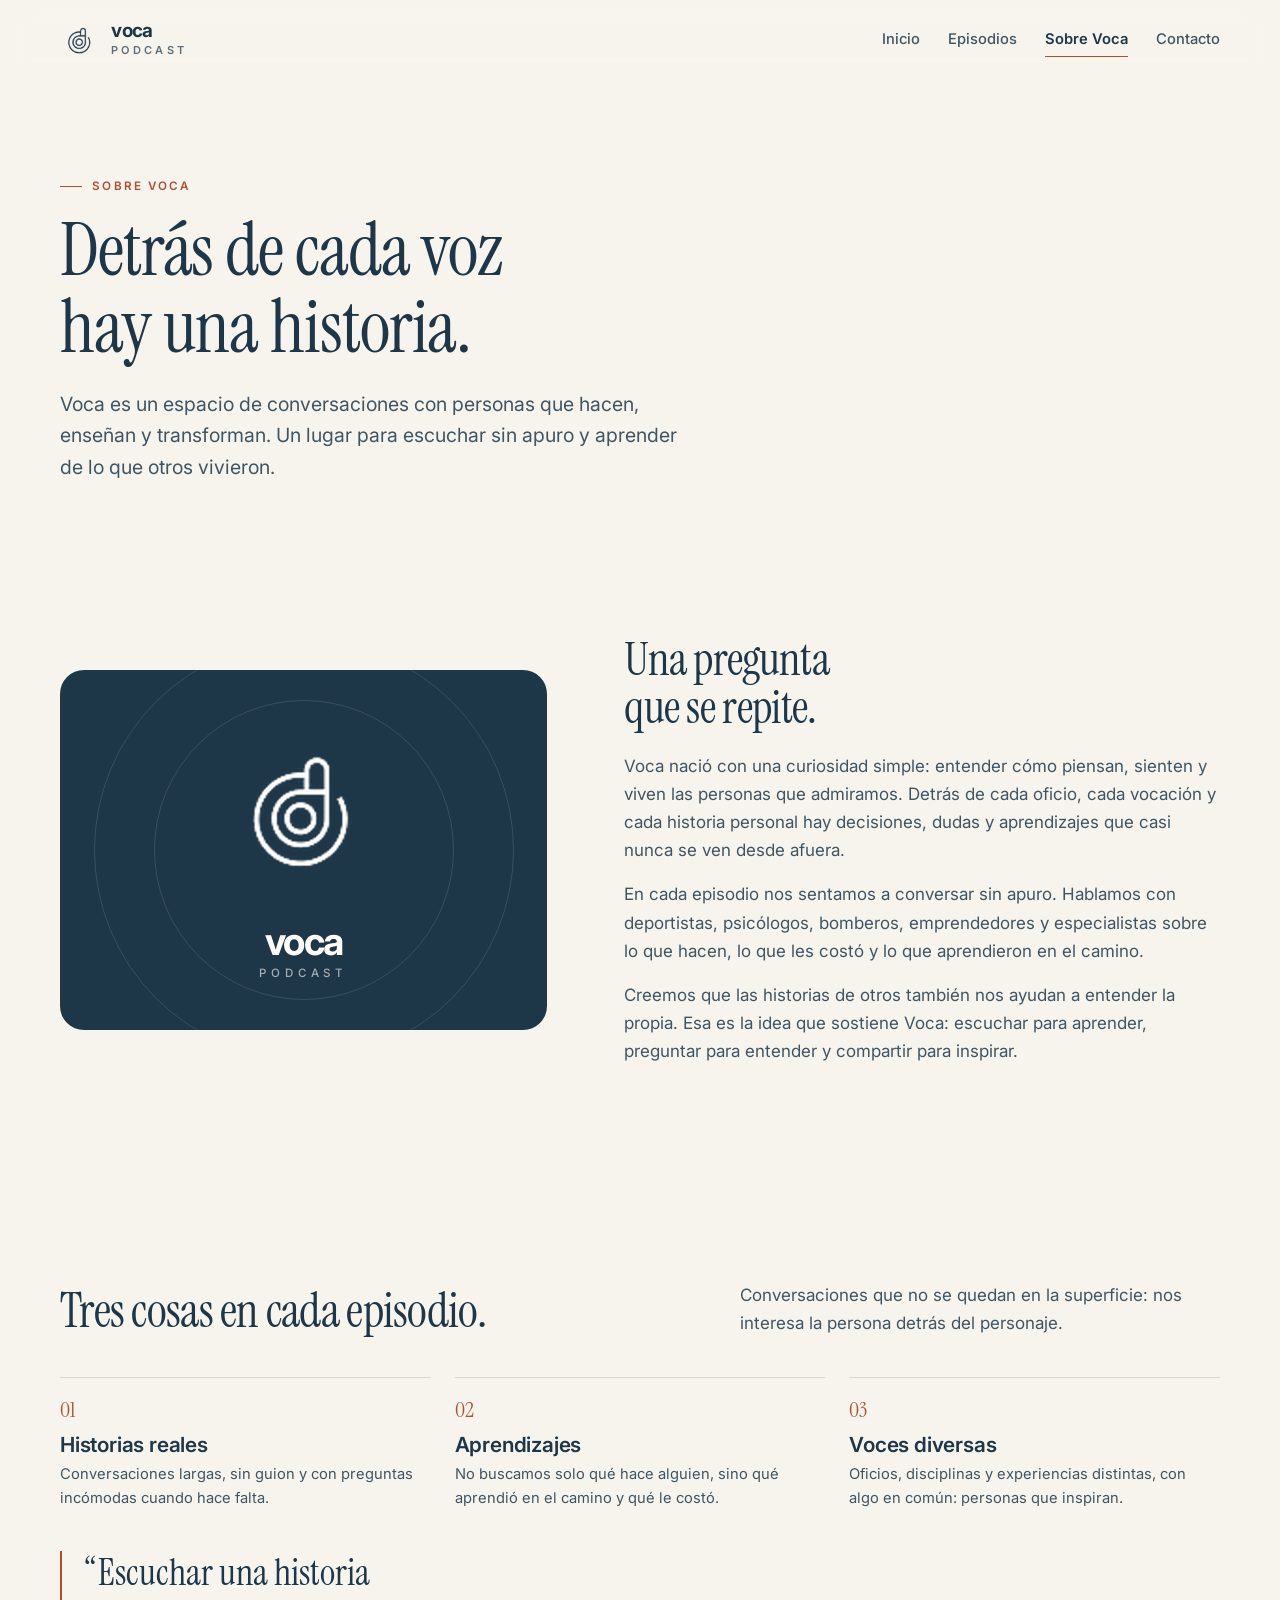
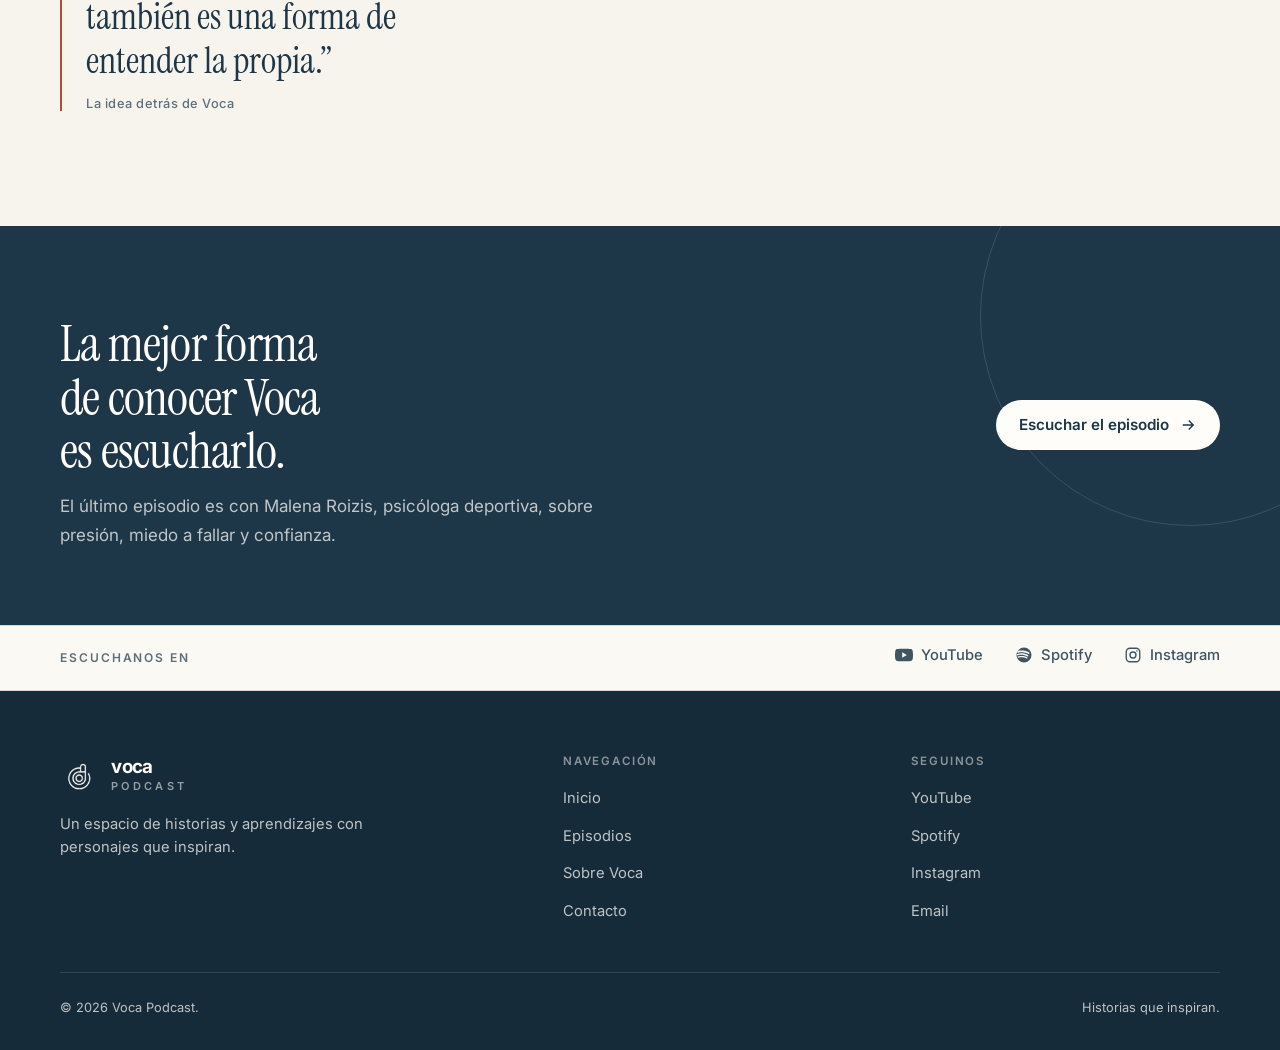
<file: sobre.html>
<!DOCTYPE html>
<html lang="es">
<head>
  <meta charset="utf-8">
  <meta name="viewport" content="width=device-width, initial-scale=1">
  <script>document.documentElement.classList.add('js');setTimeout(function(){if(!window.__vocaReady)document.querySelectorAll('.reveal').forEach(function(e){e.classList.add('is-visible')})},1500)</script>
  <title>Sobre Voca — Voca Podcast</title>
  <meta name="description" content="Voca es un podcast de entrevistas sobre vocación, decisiones, miedos y aprendizajes. Conocé la idea detrás del proyecto.">
  <meta name="theme-color" content="#f7f4ee">
  <link rel="icon" href="assets/img/favicon.png" type="image/png">
  <link rel="apple-touch-icon" href="assets/img/apple-touch-icon.png">
  <link rel="preconnect" href="https://fonts.googleapis.com">
  <link rel="preconnect" href="https://fonts.gstatic.com" crossorigin>
  <link href="https://fonts.googleapis.com/css2?family=Instrument+Serif:ital@0;1&family=Inter:wght@400;500;600;700&display=swap" rel="stylesheet">
  <link rel="stylesheet" href="assets/css/styles.css">
  <meta property="og:type" content="website">
  <meta property="og:site_name" content="Voca Podcast">
  <meta property="og:title" content="Sobre Voca — Voca Podcast">
  <meta property="og:description" content="Historias que se vuelven conversación.">
  <meta property="og:image" content="assets/img/ep-01.jpg">
  <meta name="twitter:card" content="summary_large_image">
  <script defer src="assets/js/main.js"></script>
</head>
<body>
  <a class="skip-link" href="#contenido">Saltar al contenido</a>

  <header class="site-header">
    <div class="container header-inner">
      <a class="brand" href="index.html" aria-label="Voca Podcast — Inicio">
        <img src="assets/img/mark-navy.png" alt="" width="256" height="256">
        <span class="brand-text">
          <span class="brand-name">voca</span>
          <span class="brand-sub">podcast</span>
        </span>
      </a>
      <nav class="nav" aria-label="Principal">
        <ul class="nav-links" id="menu">
          <li><a class="nav-link" href="index.html">Inicio</a></li>
          <li><a class="nav-link" href="episodios.html">Episodios</a></li>
          <li><a class="nav-link" href="sobre.html" aria-current="page">Sobre Voca</a></li>
          <li><a class="nav-link" href="contacto.html">Contacto</a></li>
        </ul>
        <button class="nav-toggle" type="button" aria-expanded="false" aria-controls="menu" aria-label="Abrir menú">
          <span></span>
          <span></span>
        </button>
      </nav>
    </div>
  </header>

  <main id="contenido">
    <section class="page-hero">
      <div class="container">
        <p class="eyebrow reveal">Sobre Voca</p>
        <h1 class="reveal" style="--d:80ms">Detrás de cada voz hay una historia.</h1>
        <p class="lead reveal" style="--d:160ms">Voca es un espacio de conversaciones con personas que hacen, enseñan y transforman. Un lugar para escuchar sin apuro y aprender de lo que otros vivieron.</p>
      </div>
    </section>

    <section class="section section--tight">
      <div class="container split">
        <div class="logo-panel reveal" aria-hidden="true">
          <img src="assets/img/mark-white.png" alt="" width="256" height="256" loading="lazy">
          <p class="logo-panel-word">voca<span>podcast</span></p>
        </div>
        <div class="split-copy reveal" style="--d:120ms">
          <h2>Una pregunta que se repite.</h2>
          <p>Voca nació con una curiosidad simple: entender cómo piensan, sienten y viven las personas que admiramos. Detrás de cada oficio, cada vocación y cada historia personal hay decisiones, dudas y aprendizajes que casi nunca se ven desde afuera.</p>
          <p>En cada episodio nos sentamos a conversar sin apuro. Hablamos con deportistas, psicólogos, bomberos, emprendedores y especialistas sobre lo que hacen, lo que les costó y lo que aprendieron en el camino.</p>
          <p>Creemos que las historias de otros también nos ayudan a entender la propia. Esa es la idea que sostiene Voca: escuchar para aprender, preguntar para entender y compartir para inspirar.</p>
        </div>
      </div>
    </section>

    <section class="section">
      <div class="container">
        <div class="section-head reveal">
          <div>
            <h2>Tres cosas en cada episodio.</h2>
          </div>
          <p>Conversaciones que no se quedan en la superficie: nos interesa la persona detrás del personaje.</p>
        </div>

        <div class="value-grid">
          <div class="value-card reveal">
            <span class="value-num">01</span>
            <h3>Historias reales</h3>
            <p>Conversaciones largas, sin guion y con preguntas incómodas cuando hace falta.</p>
          </div>
          <div class="value-card reveal" style="--d:100ms">
            <span class="value-num">02</span>
            <h3>Aprendizajes</h3>
            <p>No buscamos solo qué hace alguien, sino qué aprendió en el camino y qué le costó.</p>
          </div>
          <div class="value-card reveal" style="--d:200ms">
            <span class="value-num">03</span>
            <h3>Voces diversas</h3>
            <p>Oficios, disciplinas y experiencias distintas, con algo en común: personas que inspiran.</p>
          </div>
        </div>

        <blockquote class="pullquote reveal">
          “Escuchar una historia también es una forma de entender la propia.”
          <cite>La idea detrás de Voca</cite>
        </blockquote>
      </div>
    </section>

    <section class="cta-band">
      <div class="container cta-inner">
        <div class="reveal">
          <h2>La mejor forma de conocer Voca es escucharlo.</h2>
          <p>El último episodio es con Malena Roizis, psicóloga deportiva, sobre presión, miedo a fallar y confianza.</p>
        </div>
        <a class="btn btn--light reveal" style="--d:120ms" href="https://www.youtube.com/watch?v=o9VzE3hEOlI" target="_blank" rel="noopener">
          Escuchar el episodio
          <svg viewBox="0 0 24 24" fill="none" stroke="currentColor" stroke-width="1.8" aria-hidden="true"><path d="M5 12h14M13 6l6 6-6 6"/></svg>
        </a>
      </div>
    </section>
  </main>

    <section class="platforms" aria-label="Plataformas">
      <div class="container platforms-inner">
        <span class="platforms-label">Escuchanos en</span>
        <ul class="platform-list">
          <li>
            <a class="platform-link" href="https://www.youtube.com/@VocaPodcast" target="_blank" rel="noopener">
              <svg viewBox="0 0 24 24" fill="currentColor" aria-hidden="true"><path d="M23.5 6.2a3 3 0 0 0-2.1-2.1C19.5 3.6 12 3.6 12 3.6s-7.5 0-9.4.5A3 3 0 0 0 .5 6.2 31 31 0 0 0 0 12a31 31 0 0 0 .5 5.8 3 3 0 0 0 2.1 2.1c1.9.5 9.4.5 9.4.5s7.5 0 9.4-.5a3 3 0 0 0 2.1-2.1A31 31 0 0 0 24 12a31 31 0 0 0-.5-5.8ZM9.6 15.6V8.4L15.8 12l-6.2 3.6Z"/></svg>
              YouTube
            </a>
          </li>
          <li>
            <a class="platform-link" href="https://open.spotify.com/show/09rODcEqNacNmdcUKPB4Dq" target="_blank" rel="noopener">
              <svg viewBox="0 0 24 24" fill="currentColor" aria-hidden="true"><path d="M12 2a10 10 0 1 0 0 20 10 10 0 0 0 0-20Zm4.6 14.4a.8.8 0 0 1-1.1.3c-3-1.8-6.7-2.2-11.1-1.2a.8.8 0 1 1-.4-1.6c4.8-1.1 9-.6 12.3 1.4.4.2.5.7.3 1.1Zm1.2-2.8a1 1 0 0 1-1.3.3c-3.4-2.1-8.6-2.7-12.6-1.5a1 1 0 1 1-.6-1.9c4.6-1.4 10.3-.7 14.2 1.7.4.3.6.9.3 1.4Zm.1-2.9C14 8.3 7.7 8 4.4 9a1.2 1.2 0 1 1-.7-2.3c3.8-1.1 10.7-.8 15 1.7a1.2 1.2 0 1 1-1.2 2.1Z"/></svg>
              Spotify
            </a>
          </li>
          <li>
            <a class="platform-link" href="https://www.instagram.com/voca.podcast/" target="_blank" rel="noopener">
              <svg viewBox="0 0 24 24" fill="none" stroke="currentColor" stroke-width="1.8" aria-hidden="true"><rect x="3" y="3" width="18" height="18" rx="5"/><circle cx="12" cy="12" r="4"/><circle cx="17.2" cy="6.8" r="1" fill="currentColor" stroke="none"/></svg>
              Instagram
            </a>
          </li>
        </ul>
      </div>
    </section>

  <footer class="site-footer">
    <div class="container">
      <div class="footer-grid">
        <div class="footer-brand">
          <a class="brand brand--light" href="index.html" aria-label="Voca Podcast — Inicio">
            <img src="assets/img/mark-white.png" alt="" width="256" height="256">
            <span class="brand-text">
              <span class="brand-name">voca</span>
              <span class="brand-sub">podcast</span>
            </span>
          </a>
          <p>Un espacio de historias y aprendizajes con personajes que inspiran.</p>
        </div>
        <div class="footer-col">
          <h3>Navegación</h3>
          <ul>
            <li><a href="index.html">Inicio</a></li>
            <li><a href="episodios.html">Episodios</a></li>
            <li><a href="sobre.html">Sobre Voca</a></li>
            <li><a href="contacto.html">Contacto</a></li>
          </ul>
        </div>
        <div class="footer-col">
          <h3>Seguinos</h3>
          <ul>
            <li><a href="https://www.youtube.com/@VocaPodcast" target="_blank" rel="noopener">YouTube</a></li>
            <li><a href="https://open.spotify.com/show/09rODcEqNacNmdcUKPB4Dq" target="_blank" rel="noopener">Spotify</a></li>
            <li><a href="https://www.instagram.com/voca.podcast/" target="_blank" rel="noopener">Instagram</a></li>
            <li><a href="mailto:maximosarmiento2004@gmail.com">Email</a></li>
          </ul>
        </div>
      </div>
      <div class="footer-bottom">
        <p>© <span data-year>2026</span> Voca Podcast.</p>
        <p>Historias que inspiran.</p>
      </div>
    </div>
  </footer>
</body>
</html>
</file>
<file: assets/css/styles.css>
/* ==========================================================================
   Voca Podcast — hoja de estilos única
   ========================================================================== */

:root {
  --paper: #f7f4ee;
  --paper-2: #efe9dd;
  --surface: #fffdf9;
  --ink: #1d3648;
  --ink-2: #3f5564;
  --muted: #5d6f7b;
  --line: #ded7c9;
  --accent: #ae4f30;
  --accent-dark: #8d3c22;
  --navy: #1d3648;
  --navy-deep: #162b3a;
  --white: #fffdf9;
  --serif: "Instrument Serif", Georgia, "Times New Roman", serif;
  --sans: "Inter", system-ui, -apple-system, "Segoe UI", Roboto, sans-serif;
  --container: 1160px;
  --radius: 18px;
  --shadow: 0 24px 60px -30px rgba(29, 54, 72, 0.38);
  --ease: cubic-bezier(0.22, 1, 0.36, 1);
}

*,
*::before,
*::after {
  box-sizing: border-box;
}

html {
  scroll-behavior: smooth;
  -webkit-text-size-adjust: 100%;
}

body {
  margin: 0;
  background: var(--paper);
  color: var(--ink);
  font-family: var(--sans);
  font-size: 1.0625rem;
  line-height: 1.65;
  -webkit-font-smoothing: antialiased;
  text-rendering: optimizeLegibility;
}

img {
  display: block;
  max-width: 100%;
  height: auto;
}

a {
  color: inherit;
  text-decoration: none;
}

button {
  font: inherit;
}

::selection {
  background: var(--accent);
  color: var(--white);
}

h1,
h2,
h3 {
  font-family: var(--serif);
  font-weight: 400;
  line-height: 1.05;
  letter-spacing: -0.015em;
  margin: 0;
  text-wrap: balance;
}

p {
  margin: 0;
  text-wrap: pretty;
}

:focus-visible {
  outline: 2px solid var(--accent);
  outline-offset: 3px;
}

.container {
  width: min(var(--container), calc(100% - 3rem));
  margin-inline: auto;
}

.section {
  padding: clamp(4.5rem, 9vw, 7.5rem) 0;
}

.section--tight {
  padding: clamp(3rem, 6vw, 4.5rem) 0;
}

.sr-only {
  position: absolute;
  width: 1px;
  height: 1px;
  padding: 0;
  margin: -1px;
  overflow: hidden;
  clip: rect(0, 0, 0, 0);
  white-space: nowrap;
  border: 0;
}

.skip-link {
  position: absolute;
  left: 1rem;
  top: -4rem;
  z-index: 100;
  padding: 0.65rem 1rem;
  border-radius: 8px;
  background: var(--navy);
  color: var(--white);
  font-size: 0.9rem;
  font-weight: 600;
  transition: top 0.2s ease;
}

.skip-link:focus {
  top: 1rem;
}

/* ---------- Tipografía auxiliar ---------- */

.eyebrow {
  display: inline-flex;
  align-items: center;
  gap: 0.65rem;
  margin: 0;
  color: var(--accent);
  font-size: 0.73rem;
  font-weight: 600;
  letter-spacing: 0.18em;
  text-transform: uppercase;
}

.eyebrow::before {
  content: "";
  width: 22px;
  height: 1px;
  background: currentColor;
}

.eyebrow--light {
  color: rgba(255, 253, 249, 0.7);
}

.lead {
  color: var(--ink-2);
  font-size: clamp(1.05rem, 1.7vw, 1.22rem);
  line-height: 1.6;
}

/* ---------- Botones y enlaces ---------- */

.btn {
  display: inline-flex;
  align-items: center;
  justify-content: center;
  gap: 0.6rem;
  min-height: 50px;
  padding: 0.85rem 1.4rem;
  border: 1px solid transparent;
  border-radius: 999px;
  font-size: 0.95rem;
  font-weight: 600;
  line-height: 1.2;
  cursor: pointer;
  transition: background 0.25s, color 0.25s, border-color 0.25s, transform 0.25s var(--ease);
}

.btn svg {
  width: 18px;
  height: 18px;
  flex: none;
  transition: transform 0.25s var(--ease);
}

.btn:hover svg {
  transform: translateX(3px);
}

.btn--primary {
  background: var(--navy);
  color: var(--white);
}

.btn--primary:hover {
  background: var(--accent);
}

.btn--ghost {
  border-color: var(--line);
  background: transparent;
  color: var(--ink);
}

.btn--ghost:hover {
  border-color: var(--ink);
  background: var(--surface);
}

.btn--light {
  background: var(--white);
  color: var(--navy);
}

.btn--light:hover {
  background: var(--accent);
  color: var(--white);
}

.link-arrow {
  display: inline-flex;
  align-items: center;
  gap: 0.5rem;
  padding-bottom: 0.2rem;
  border-bottom: 1px solid var(--accent);
  color: var(--accent);
  font-size: 0.9rem;
  font-weight: 600;
  white-space: nowrap;
}

.link-arrow svg {
  width: 16px;
  height: 16px;
  transition: transform 0.25s var(--ease);
}

.link-arrow:hover svg {
  transform: translateX(3px);
}

/* ---------- Header ---------- */

.site-header {
  position: sticky;
  top: 0;
  z-index: 50;
  border-bottom: 1px solid transparent;
  background: rgba(247, 244, 238, 0.88);
  -webkit-backdrop-filter: blur(14px);
  backdrop-filter: blur(14px);
  transition: border-color 0.3s;
}

.site-header.is-scrolled {
  border-bottom-color: var(--line);
}

.header-inner {
  display: flex;
  align-items: center;
  justify-content: space-between;
  gap: 2rem;
  min-height: 78px;
}

.brand {
  display: flex;
  align-items: center;
  gap: 0.7rem;
  flex: none;
}

.brand img {
  width: 40px;
  height: 40px;
}

.brand-text {
  display: flex;
  flex-direction: column;
  line-height: 1;
}

.brand-name {
  font-size: 1.18rem;
  font-weight: 700;
  letter-spacing: -0.03em;
}

.brand-sub {
  margin-top: 0.28rem;
  color: var(--muted);
  font-size: 0.6875rem;
  font-weight: 600;
  letter-spacing: 0.3em;
  text-transform: uppercase;
}

.brand--light .brand-name {
  color: var(--white);
}

.brand--light .brand-sub {
  color: rgba(255, 253, 249, 0.55);
}

.nav {
  display: flex;
  align-items: center;
  gap: 1.5rem;
}

.nav-links {
  display: flex;
  align-items: center;
  gap: 1.75rem;
  margin: 0;
  padding: 0;
  list-style: none;
}

.nav-link {
  position: relative;
  display: block;
  padding: 0.35rem 0;
  color: var(--ink-2);
  font-size: 0.92rem;
  font-weight: 500;
}

.nav-link::after {
  content: "";
  position: absolute;
  right: 0;
  bottom: 0;
  left: 0;
  height: 1px;
  background: var(--accent);
  transform: scaleX(0);
  transform-origin: right;
  transition: transform 0.3s var(--ease);
}

.nav-link:hover {
  color: var(--ink);
}

.nav-link:hover::after,
.nav-link[aria-current="page"]::after {
  transform: scaleX(1);
  transform-origin: left;
}

.nav-link[aria-current="page"] {
  color: var(--ink);
  font-weight: 600;
}

.nav-toggle {
  position: relative;
  display: none;
  place-items: center;
  width: 44px;
  height: 44px;
  padding: 0;
  border: 1px solid var(--line);
  border-radius: 50%;
  background: transparent;
  color: var(--ink);
  cursor: pointer;
}

.nav-toggle span {
  position: absolute;
  left: 13px;
  width: 17px;
  height: 1.5px;
  background: currentColor;
  transition: transform 0.25s, opacity 0.25s;
}

.nav-toggle span:first-child {
  top: 18px;
}

.nav-toggle span:last-child {
  top: 24px;
}

.nav-toggle[aria-expanded="true"] span:first-child {
  transform: translateY(3px) rotate(45deg);
}

.nav-toggle[aria-expanded="true"] span:last-child {
  transform: translateY(-3px) rotate(-45deg);
}

/* ---------- Hero ---------- */

.hero {
  position: relative;
  overflow: hidden;
  padding: clamp(3.5rem, 7vw, 6rem) 0 clamp(3.5rem, 6vw, 5.5rem);
}

.hero::before {
  content: "";
  position: absolute;
  right: -8%;
  bottom: 4%;
  width: 460px;
  height: 460px;
  border-radius: 50%;
  background: radial-gradient(circle, rgba(174, 79, 48, 0.1), transparent 66%);
  pointer-events: none;
}

.hero-grid {
  position: relative;
  display: grid;
  grid-template-columns: 1.08fr 0.92fr;
  align-items: center;
  gap: clamp(2.5rem, 6vw, 5rem);
}

.hero h1 {
  max-width: 13ch;
  margin: 1.4rem 0 1.5rem;
  font-size: clamp(2.9rem, 5.4vw, 4.6rem);
  line-height: 0.99;
  letter-spacing: -0.02em;
}

.hero h1 em {
  color: var(--accent);
  font-style: italic;
}

.hero .lead {
  max-width: 32rem;
}

.hero-actions {
  display: flex;
  flex-wrap: wrap;
  gap: 0.8rem;
  margin-top: 2rem;
}

.hero-note {
  display: flex;
  align-items: center;
  gap: 0.6rem;
  margin-top: 1.8rem;
  color: var(--muted);
  font-size: 0.85rem;
}

.status-dot {
  width: 7px;
  height: 7px;
  border-radius: 50%;
  background: var(--accent);
  box-shadow: 0 0 0 4px rgba(174, 79, 48, 0.13);
}

.hero-art {
  position: relative;
  justify-self: end;
  width: min(100%, 470px);
  margin-top: 1rem;
}

.hero-art::before {
  content: "";
  position: absolute;
  inset: 20px -16px -16px 20px;
  z-index: 0;
  border: 1px solid var(--line);
  border-radius: 26px;
  background: var(--paper-2);
  transform: rotate(3deg);
}

.cover-card {
  position: relative;
  z-index: 1;
  display: block;
  padding: 0.7rem;
  border: 1px solid var(--line);
  border-radius: 24px;
  background: var(--surface);
  box-shadow: var(--shadow);
  transform: rotate(-1.5deg);
  transition: transform 0.5s var(--ease);
}

.cover-card:hover {
  transform: rotate(0) translateY(-6px);
}

.cover-media {
  position: relative;
  overflow: hidden;
  aspect-ratio: 16 / 9;
  border-radius: 18px;
  background: var(--navy);
}

.cover-media img {
  width: 100%;
  height: 100%;
  object-fit: cover;
}

.play {
  position: absolute;
  inset: 0;
  display: grid;
  place-items: center;
  width: 64px;
  height: 64px;
  margin: auto;
  border-radius: 50%;
  background: rgba(255, 253, 249, 0.92);
  box-shadow: 0 8px 24px rgba(0, 0, 0, 0.25);
  transition: transform 0.3s var(--ease), background 0.3s;
}

.play svg {
  width: 22px;
  height: 22px;
  margin-left: 3px;
  fill: var(--navy);
}

.cover-card:hover .play {
  background: var(--white);
  transform: scale(1.08);
}

.cover-body {
  padding: 1rem 0.9rem 0.7rem;
}

.pill {
  display: inline-block;
  padding: 0.22rem 0.55rem;
  border-radius: 999px;
  background: var(--paper-2);
  color: var(--accent-dark);
  font-size: 0.6875rem;
  font-weight: 600;
  letter-spacing: 0.08em;
  text-transform: uppercase;
}

.cover-body h2 {
  display: -webkit-box;
  overflow: hidden;
  margin: 0.6rem 0 0.35rem;
  font-family: var(--sans);
  font-size: 1.7rem;
  font-weight: 600;
  line-height: 1.2;
  letter-spacing: -0.01em;
  -webkit-box-orient: vertical;
  -webkit-line-clamp: 3;
}

.cover-meta {
  color: var(--muted);
  font-size: 0.82rem;
}

.hero-mark {
  position: absolute;
  top: -24px;
  right: -18px;
  z-index: 2;
  width: 76px;
  height: 76px;
  padding: 12px;
  border: 1px solid var(--line);
  border-radius: 50%;
  background: var(--paper);
  box-shadow: 0 12px 30px -12px rgba(29, 54, 72, 0.45);
}

/* ---------- Plataformas ---------- */

.platforms {
  border-top: 1px solid var(--line);
  border-bottom: 1px solid var(--line);
  background: rgba(255, 253, 249, 0.55);
}

.platforms-inner {
  display: flex;
  flex-wrap: wrap;
  align-items: center;
  justify-content: space-between;
  gap: 1.25rem;
  padding: 1.1rem 0;
}

.platforms-label {
  color: var(--muted);
  font-size: 0.75rem;
  font-weight: 600;
  letter-spacing: 0.16em;
  text-transform: uppercase;
}

.platform-list {
  display: flex;
  flex-wrap: wrap;
  gap: 2rem;
  margin: 0;
  padding: 0;
  list-style: none;
}

.platform-link {
  display: inline-flex;
  align-items: center;
  gap: 0.5rem;
  color: var(--ink-2);
  font-size: 0.92rem;
  font-weight: 500;
  transition: color 0.2s;
}

.platform-link:hover {
  color: var(--accent);
}

.platform-link svg {
  width: 18px;
  height: 18px;
}

/* ---------- Encabezados de sección ---------- */

.section-head {
  display: flex;
  align-items: flex-end;
  justify-content: space-between;
  gap: 2rem;
  margin-bottom: 2.5rem;
}

.section-head h2 {
  margin-top: 0.7rem;
  font-size: clamp(2rem, 4vw, 3rem);
}

.section-head p {
  max-width: 30rem;
  margin-top: 0.8rem;
  color: var(--ink-2);
}

/* ---------- Tarjetas de episodios ---------- */

.episode-grid {
  display: grid;
  grid-template-columns: repeat(3, 1fr);
  gap: 1.5rem;
}

.episode-grid--wide {
  grid-template-columns: repeat(2, 1fr);
}

.episode-card {
  display: flex;
  flex-direction: column;
  overflow: hidden;
  border: 1px solid var(--line);
  border-radius: var(--radius);
  background: var(--surface);
  transition: transform 0.35s var(--ease), box-shadow 0.35s, border-color 0.35s;
}

.episode-card:hover {
  border-color: #cfc6b6;
  box-shadow: var(--shadow);
  transform: translateY(-6px);
}

.episode-media {
  position: relative;
  overflow: hidden;
  aspect-ratio: 16 / 9;
  background: var(--navy);
}

.episode-media img {
  width: 100%;
  height: 100%;
  object-fit: cover;
  transition: transform 0.6s var(--ease);
}

.episode-card:hover .episode-media img {
  transform: scale(1.04);
}

.episode-duration {
  position: absolute;
  right: 0.7rem;
  bottom: 0.7rem;
  padding: 0.25rem 0.5rem;
  border-radius: 6px;
  background: rgba(29, 54, 72, 0.9);
  color: var(--white);
  font-size: 0.72rem;
  font-weight: 600;
  letter-spacing: 0.02em;
}

.episode-body {
  display: flex;
  flex: 1;
  flex-direction: column;
  gap: 0.55rem;
  padding: 1.25rem 1.3rem 1.4rem;
}

.episode-guest {
  color: var(--accent);
  font-size: 0.72rem;
  font-weight: 600;
  letter-spacing: 0.1em;
  line-height: 1.4;
  text-transform: uppercase;
}

.episode-title {
  font-family: var(--sans);
  font-size: 1.2rem;
  font-weight: 600;
  line-height: 1.3;
  letter-spacing: -0.01em;
}

.episode-title a:hover {
  color: var(--accent);
}

.episode-desc {
  color: var(--ink-2);
  font-size: 0.92rem;
  line-height: 1.55;
}

.episode-foot {
  display: flex;
  align-items: center;
  justify-content: space-between;
  gap: 1rem;
  margin-top: auto;
  padding-top: 0.9rem;
  color: var(--muted);
  font-size: 0.8rem;
}

.episode-link {
  display: inline-flex;
  align-items: center;
  gap: 0.35rem;
  color: var(--ink);
  font-weight: 600;
}

.episode-link svg {
  width: 15px;
  height: 15px;
  transition: transform 0.25s var(--ease);
}

.episode-link:hover {
  color: var(--accent);
}

.episode-link:hover svg {
  transform: translateX(3px);
}

.episode-grid--wide .episode-body {
  padding: 1.5rem;
}

.episode-grid--wide .episode-title {
  font-size: 1.3rem;
}

/* ---------- Sobre Voca ---------- */

.split {
  display: grid;
  grid-template-columns: 0.9fr 1.1fr;
  align-items: center;
  gap: clamp(2.5rem, 6vw, 5rem);
}

.logo-panel {
  position: relative;
  display: grid;
  place-items: center;
  min-height: 360px;
  overflow: hidden;
  padding: 2.5rem;
  border-radius: 24px;
  background: var(--navy);
}

.logo-panel::before,
.logo-panel::after {
  content: "";
  position: absolute;
  border: 1px solid rgba(255, 253, 249, 0.12);
  border-radius: 50%;
}

.logo-panel::before {
  width: 300px;
  height: 300px;
}

.logo-panel::after {
  width: 420px;
  height: 420px;
}

.logo-panel img {
  position: relative;
  z-index: 1;
  width: 170px;
  height: 170px;
}

.logo-panel-word {
  position: relative;
  z-index: 1;
  margin-top: 0.8rem;
  color: var(--white);
  font-size: 2.4rem;
  font-weight: 700;
  letter-spacing: -0.04em;
  line-height: 1;
  text-align: center;
}

.logo-panel-word span {
  display: block;
  margin-top: 0.5rem;
  color: rgba(255, 253, 249, 0.6);
  font-size: 0.72rem;
  font-weight: 500;
  letter-spacing: 0.42em;
  text-transform: uppercase;
}

.split-copy h2 {
  max-width: 16ch;
  margin: 1rem 0 1.3rem;
  font-size: clamp(2rem, 3.6vw, 2.9rem);
}

.split-copy p {
  max-width: 40rem;
  margin-bottom: 1rem;
  color: var(--ink-2);
}

.split-copy .link-arrow {
  margin-top: 0.5rem;
}

.value-grid {
  display: grid;
  grid-template-columns: repeat(3, 1fr);
  gap: 1.5rem;
  margin-top: 2.5rem;
}

.value-card {
  padding-top: 1.2rem;
  border-top: 1px solid var(--line);
}

.value-num {
  color: var(--accent);
  font-family: var(--serif);
  font-size: 1.4rem;
  line-height: 1;
}

.value-card h3 {
  margin: 0.55rem 0 0.4rem;
  font-family: var(--sans);
  font-size: 1.3rem;
  font-weight: 600;
  letter-spacing: -0.01em;
}

.value-card p {
  color: var(--ink-2);
  font-size: 0.92rem;
}

.pullquote {
  max-width: 24ch;
  margin: 2.5rem 0 0;
  padding-left: 1.5rem;
  border-left: 2px solid var(--accent);
  font-family: var(--serif);
  font-size: clamp(1.6rem, 3.2vw, 2.3rem);
  line-height: 1.2;
}

.pullquote cite {
  display: block;
  margin-top: 0.8rem;
  color: var(--muted);
  font-family: var(--sans);
  font-size: 0.8rem;
  font-style: normal;
  font-weight: 500;
  letter-spacing: 0.04em;
}

/* ---------- CTA ---------- */

.cta-band {
  position: relative;
  overflow: hidden;
  background: var(--navy);
  color: var(--white);
}

.cta-band::after {
  content: "";
  position: absolute;
  top: -120px;
  right: -120px;
  width: 420px;
  height: 420px;
  border: 1px solid rgba(255, 253, 249, 0.13);
  border-radius: 50%;
  pointer-events: none;
}

.cta-inner {
  position: relative;
  z-index: 1;
  display: flex;
  flex-wrap: wrap;
  align-items: center;
  justify-content: space-between;
  gap: 2.5rem;
  padding: clamp(3.25rem, 6vw, 4.75rem) 0;
}

.cta-inner h2 {
  max-width: 15ch;
  margin: 0.9rem 0 0.9rem;
  font-size: clamp(2rem, 4vw, 3.2rem);
}

.cta-inner p {
  max-width: 34rem;
  color: rgba(255, 253, 249, 0.72);
}

/* ---------- Páginas internas ---------- */

.page-hero {
  padding: clamp(3.5rem, 7vw, 5.5rem) 0 clamp(2.5rem, 5vw, 4rem);
}

.page-hero h1 {
  max-width: 15ch;
  margin-top: 1rem;
  font-size: clamp(2.7rem, 6vw, 4.6rem);
}

.page-hero .lead {
  max-width: 40rem;
  margin-top: 1.4rem;
}

/* ---------- Clips ---------- */

.clips-band {
  display: flex;
  flex-wrap: wrap;
  align-items: center;
  justify-content: space-between;
  gap: 2rem;
  padding: clamp(1.75rem, 4vw, 2.75rem);
  border: 1px solid var(--line);
  border-radius: 24px;
  background: var(--surface);
}

.clips-band h2 {
  margin: 0.7rem 0 0.6rem;
  font-size: clamp(1.6rem, 3vw, 2.1rem);
}

.clips-band p {
  max-width: 38rem;
  color: var(--ink-2);
  font-size: 0.95rem;
}

/* ---------- Contacto ---------- */

.contact-grid {
  display: grid;
  grid-template-columns: 1.15fr 0.85fr;
  align-items: start;
  gap: clamp(2.5rem, 6vw, 5rem);
}

.form-card {
  padding: clamp(1.5rem, 3vw, 2.5rem);
  border: 1px solid var(--line);
  border-radius: var(--radius);
  background: var(--surface);
}

.field {
  display: grid;
  gap: 0.45rem;
  margin-bottom: 1.2rem;
}

.field label {
  font-size: 0.82rem;
  font-weight: 600;
  letter-spacing: 0.02em;
}

.field input,
.field textarea {
  width: 100%;
  padding: 0.8rem 0.9rem;
  border: 1px solid var(--line);
  border-radius: 10px;
  background: var(--paper);
  color: var(--ink);
  font: inherit;
  font-size: 0.95rem;
  transition: border-color 0.2s, box-shadow 0.2s;
}

.field input::placeholder,
.field textarea::placeholder {
  color: var(--muted);
}

.field input:focus,
.field textarea:focus {
  border-color: var(--accent);
  outline: none;
  box-shadow: 0 0 0 3px rgba(174, 79, 48, 0.14);
}

.field textarea {
  min-height: 150px;
  resize: vertical;
}

.hp {
  position: absolute !important;
  left: -9999px !important;
  width: 1px !important;
  height: 1px !important;
  opacity: 0 !important;
}

.form-note {
  margin-top: 1rem;
  padding: 0.8rem 1rem;
  border-radius: 10px;
  background: var(--paper-2);
  color: var(--ink-2);
  font-size: 0.88rem;
}

.form-note[hidden] {
  display: none;
}

.form-note a {
  color: var(--accent);
  font-weight: 600;
  text-decoration: underline;
  text-underline-offset: 2px;
}

.form-privacy {
  margin-top: 0.9rem;
  color: var(--muted);
  font-size: 0.78rem;
}

.contact-aside h2 {
  max-width: 14ch;
  margin: 0.9rem 0 1.5rem;
  font-size: clamp(1.7rem, 3vw, 2.2rem);
}

.contact-list {
  display: grid;
  gap: 0;
  margin: 0;
  padding: 0;
  list-style: none;
}

.contact-item {
  display: flex;
  align-items: center;
  justify-content: space-between;
  gap: 1rem;
  padding: 1rem 0;
  border-bottom: 1px solid var(--line);
  transition: color 0.2s;
}

.contact-item:hover {
  color: var(--accent);
}

.contact-item-text {
  display: flex;
  flex-direction: column;
  gap: 0.15rem;
  min-width: 0;
}

.contact-item-label {
  color: var(--muted);
  font-size: 0.72rem;
  font-weight: 600;
  letter-spacing: 0.12em;
  text-transform: uppercase;
}

.contact-item-value {
  overflow-wrap: anywhere;
  font-size: 0.95rem;
  font-weight: 500;
}

.contact-item svg {
  width: 16px;
  height: 16px;
  flex: none;
  transition: transform 0.25s var(--ease);
}

.contact-item:hover svg {
  transform: translateX(3px);
}

/* ---------- Footer ---------- */

.site-footer {
  padding: 4rem 0 2rem;
  background: var(--navy-deep);
  color: rgba(255, 253, 249, 0.72);
}

.footer-grid {
  display: grid;
  grid-template-columns: 1.5fr 1fr 1fr;
  gap: 2.5rem;
}

.footer-brand p {
  max-width: 22rem;
  margin-top: 1.1rem;
  font-size: 0.92rem;
  line-height: 1.6;
}

.footer-col h3 {
  margin-bottom: 1rem;
  color: rgba(255, 253, 249, 0.5);
  font-family: var(--sans);
  font-size: 0.72rem;
  font-weight: 600;
  letter-spacing: 0.16em;
  text-transform: uppercase;
}

.footer-col ul {
  display: grid;
  gap: 0.6rem;
  margin: 0;
  padding: 0;
  list-style: none;
}

.footer-col a {
  font-size: 0.92rem;
  transition: color 0.2s;
}

.footer-col a:hover {
  color: var(--white);
}

.footer-bottom {
  display: flex;
  flex-wrap: wrap;
  justify-content: space-between;
  gap: 1rem;
  margin-top: 3rem;
  padding-top: 1.5rem;
  border-top: 1px solid rgba(255, 253, 249, 0.12);
  font-size: 0.8rem;
}

/* ---------- Animaciones ---------- */

.js .reveal {
  opacity: 0;
  transform: translateY(20px);
  transition: opacity 0.8s var(--ease), transform 0.8s var(--ease);
  transition-delay: var(--d, 0ms);
}

.js .reveal.is-visible {
  opacity: 1;
  transform: none;
}

@media (prefers-reduced-motion: reduce) {
  html {
    scroll-behavior: auto;
  }

  *,
  *::before,
  *::after {
    animation-duration: 0.01ms !important;
    animation-iteration-count: 1 !important;
    scroll-behavior: auto !important;
    transition-duration: 0.01ms !important;
  }

  .js .reveal {
    opacity: 1;
    transform: none;
  }
}

/* ---------- Responsive ---------- */

@media (max-width: 980px) {
  .hero-grid {
    grid-template-columns: 1fr;
    gap: 3rem;
  }

  .hero-art {
    justify-self: start;
    width: min(100%, 460px);
  }

  .split,
  .contact-grid {
    grid-template-columns: 1fr;
  }

  .episode-grid {
    grid-template-columns: repeat(2, 1fr);
  }

  .footer-grid {
    grid-template-columns: 1.4fr 1fr 1fr;
  }
}

@media (max-width: 820px) {
  .js .nav-toggle {
    display: grid;
  }

  .js .nav-links {
    position: absolute;
    top: 100%;
    right: 0;
    left: 0;
    display: none;
    flex-direction: column;
    align-items: stretch;
    gap: 0;
    padding: 0.4rem 1.5rem 1rem;
    border-bottom: 1px solid var(--line);
    background: var(--paper);
    box-shadow: 0 24px 40px -24px rgba(29, 54, 72, 0.35);
  }

  .js .nav-links.is-open {
    display: flex;
  }

  .js .nav-links li {
    border-top: 1px solid var(--line);
  }

  .js .nav-link {
    padding: 0.9rem 0;
    font-size: 1rem;
  }

  .nav-links {
    flex-wrap: wrap;
    gap: 1rem;
  }

  .header-inner {
    position: relative;
  }
}

@media (max-width: 520px) {
  .hero-actions {
    flex-direction: column;
    align-items: stretch;
  }

  .hero-actions .btn {
    width: 100%;
  }
}

@media (max-width: 680px) {
  .container {
    width: calc(100% - 2rem);
  }

  .episode-grid,
  .episode-grid--wide {
    grid-template-columns: 1fr;
  }

  .value-grid {
    grid-template-columns: 1fr;
  }

  .footer-grid {
    grid-template-columns: 1fr;
  }

  .section-head {
    flex-direction: column;
    align-items: flex-start;
  }

  .cta-inner {
    flex-direction: column;
    align-items: flex-start;
  }

  .hero-mark {
    top: -18px;
    right: -8px;
    width: 64px;
    height: 64px;
  }

  .hero-art::before {
    inset: 14px -10px -10px 14px;
  }

  .platforms-inner {
    align-items: flex-start;
    flex-direction: column;
  }

  .platform-list {
    gap: 1.25rem;
  }

  .logo-panel {
    min-height: 300px;
  }

  .logo-panel img {
    width: 130px;
    height: 130px;
  }

  .logo-panel-word {
    font-size: 2rem;
  }
}

@media (max-width: 360px) {
  .contact-item-value {
    font-size: 0.84rem;
  }
}
</file>
